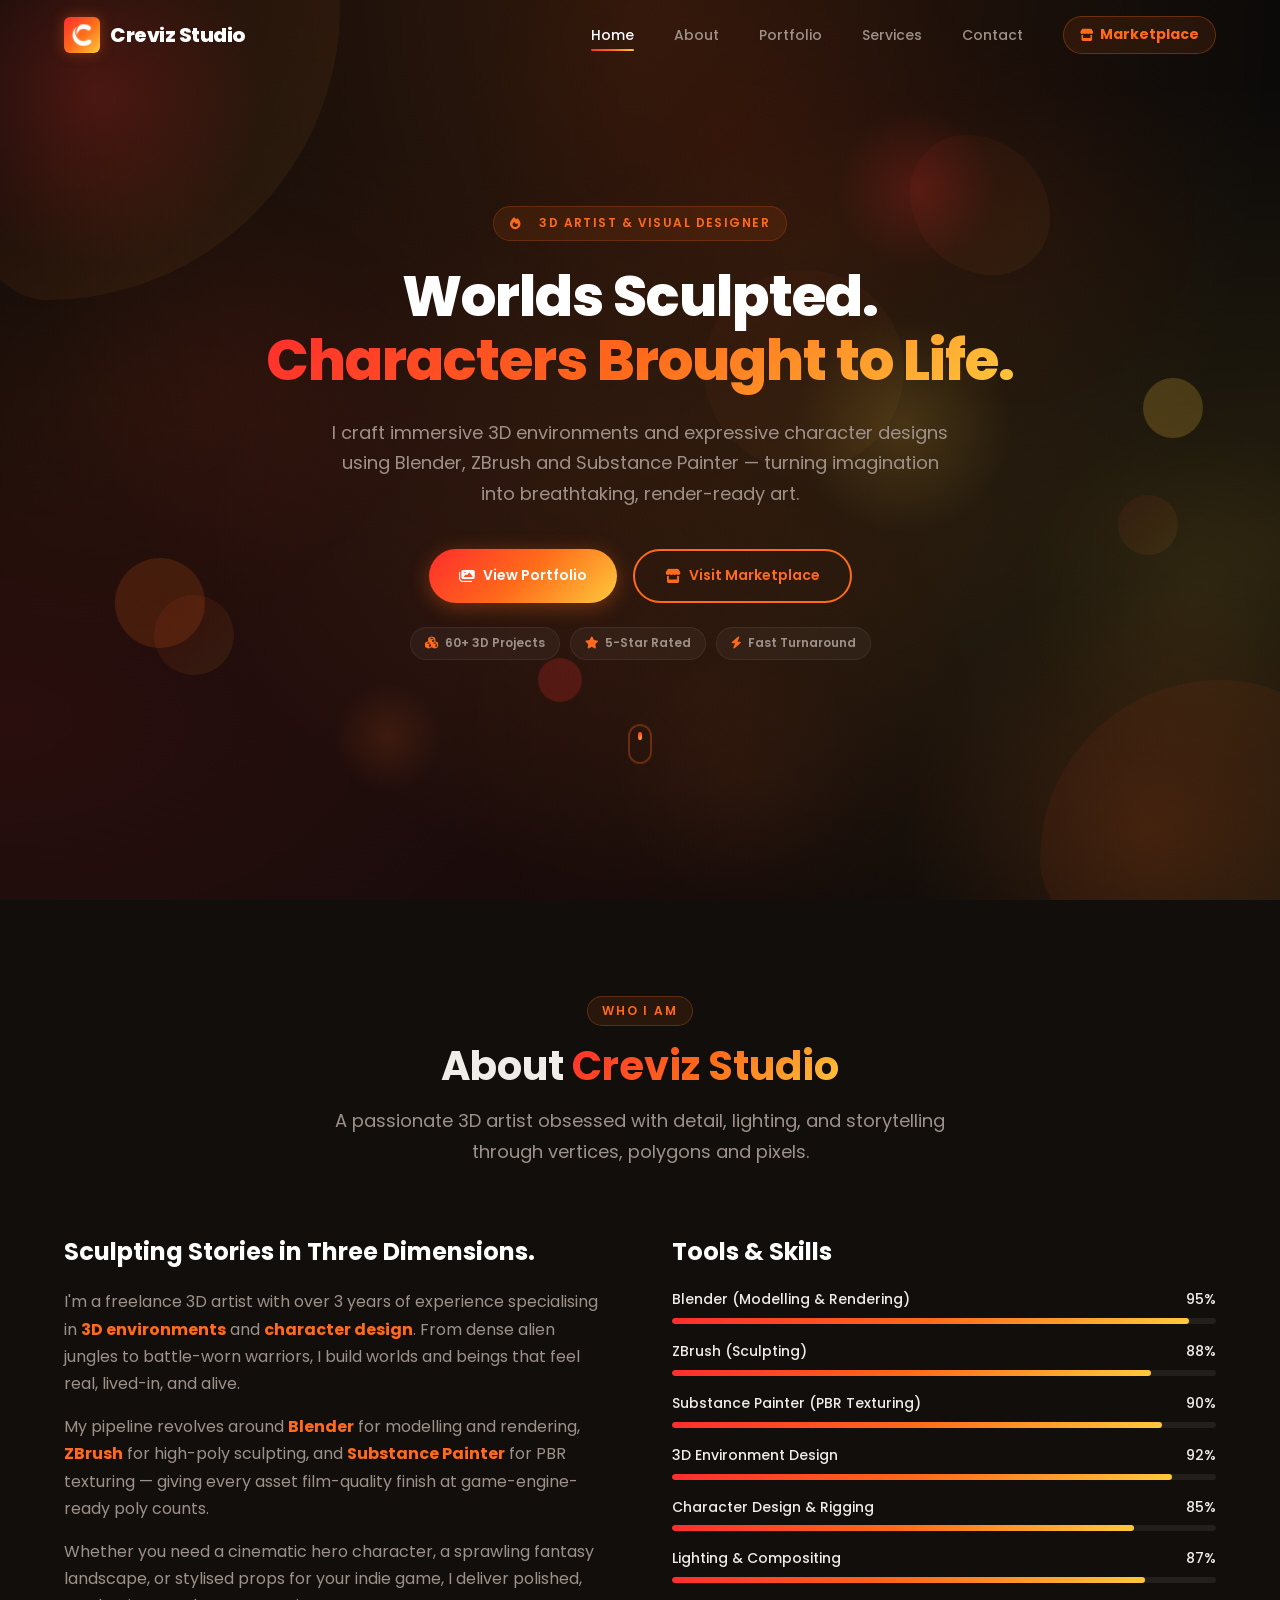
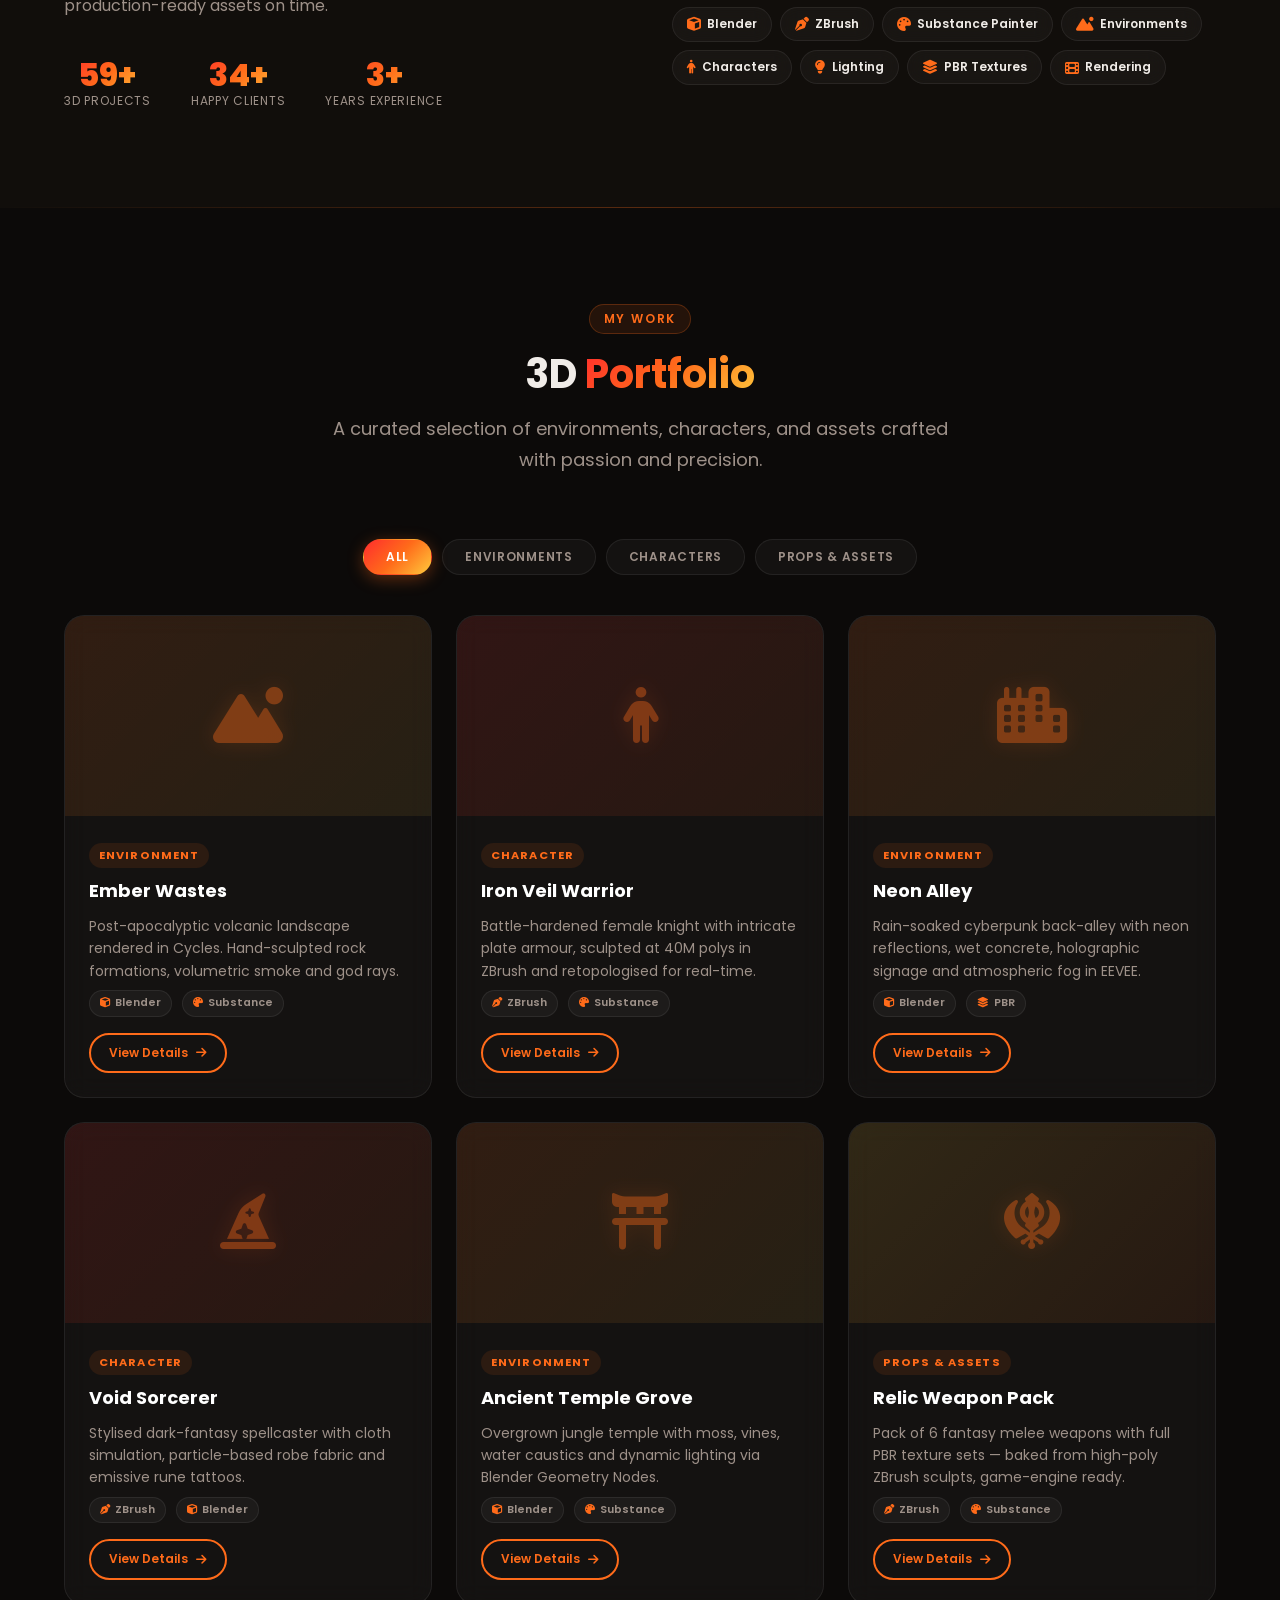
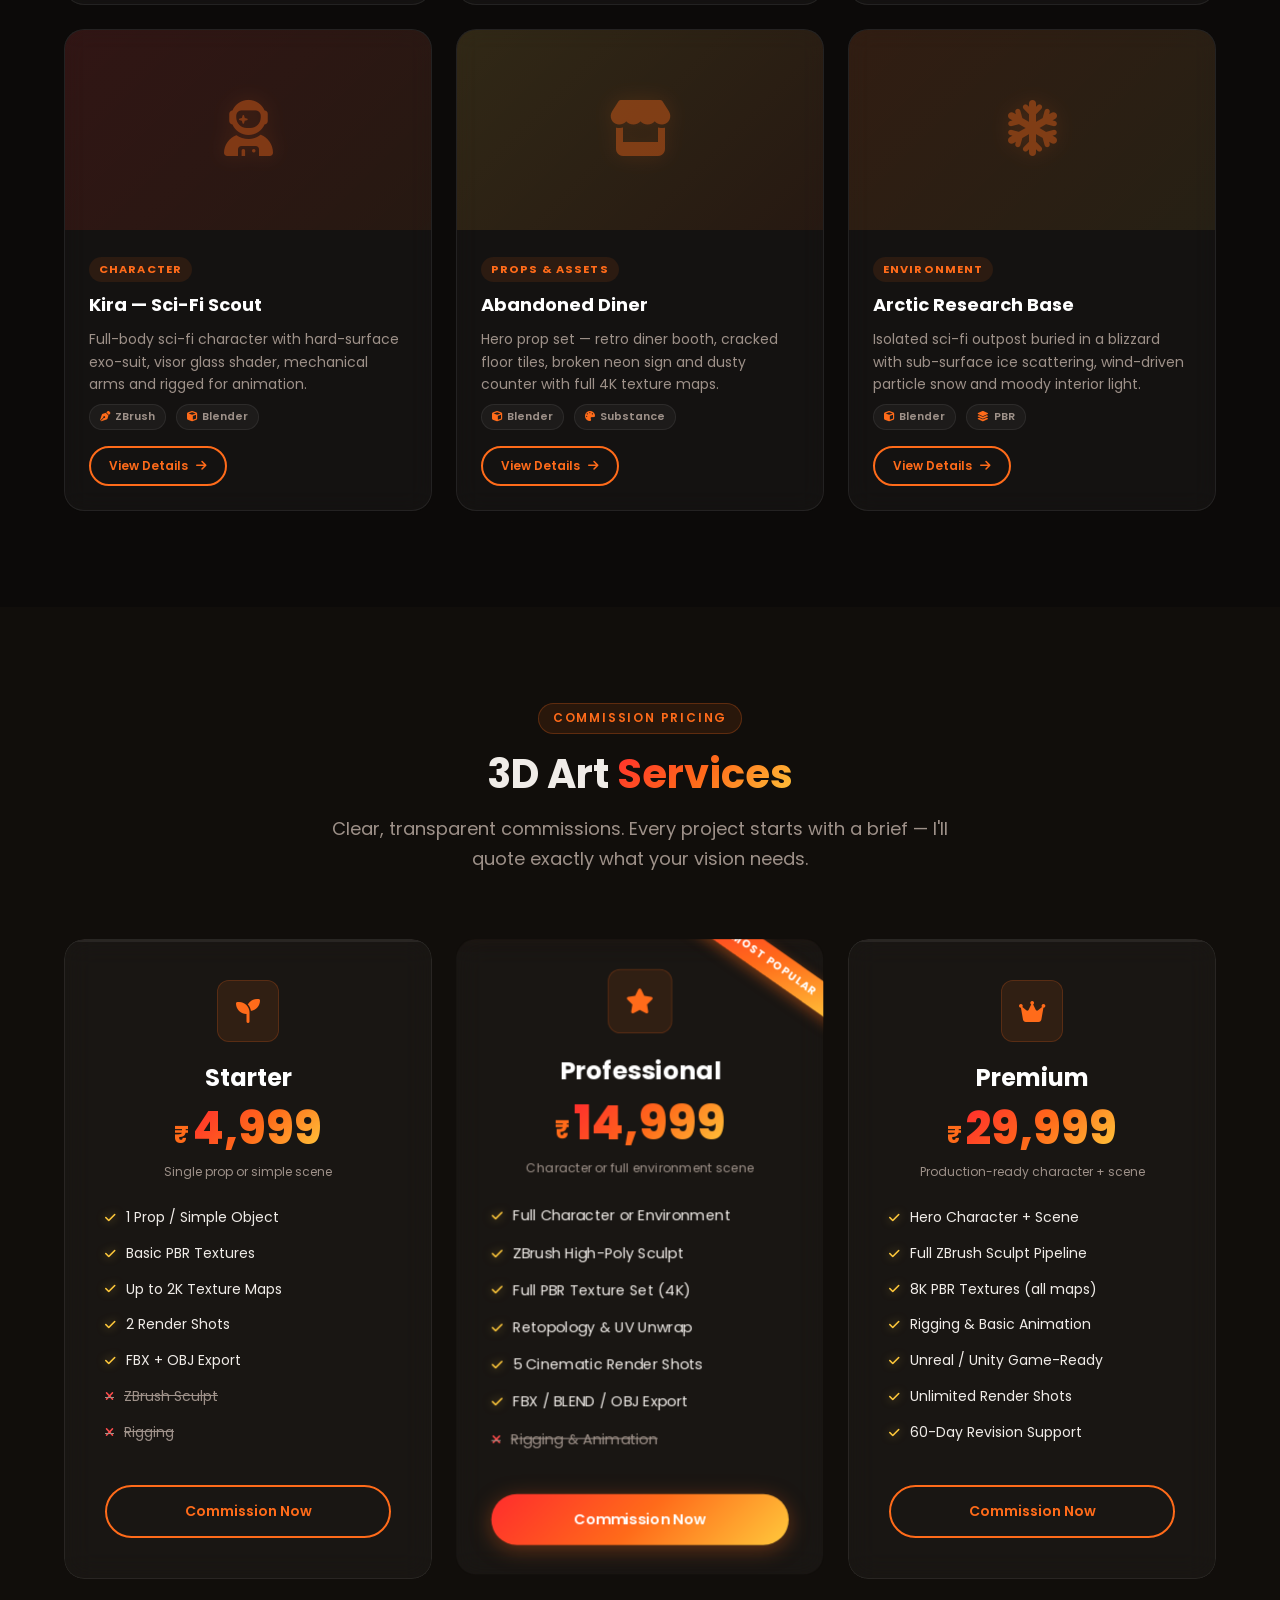
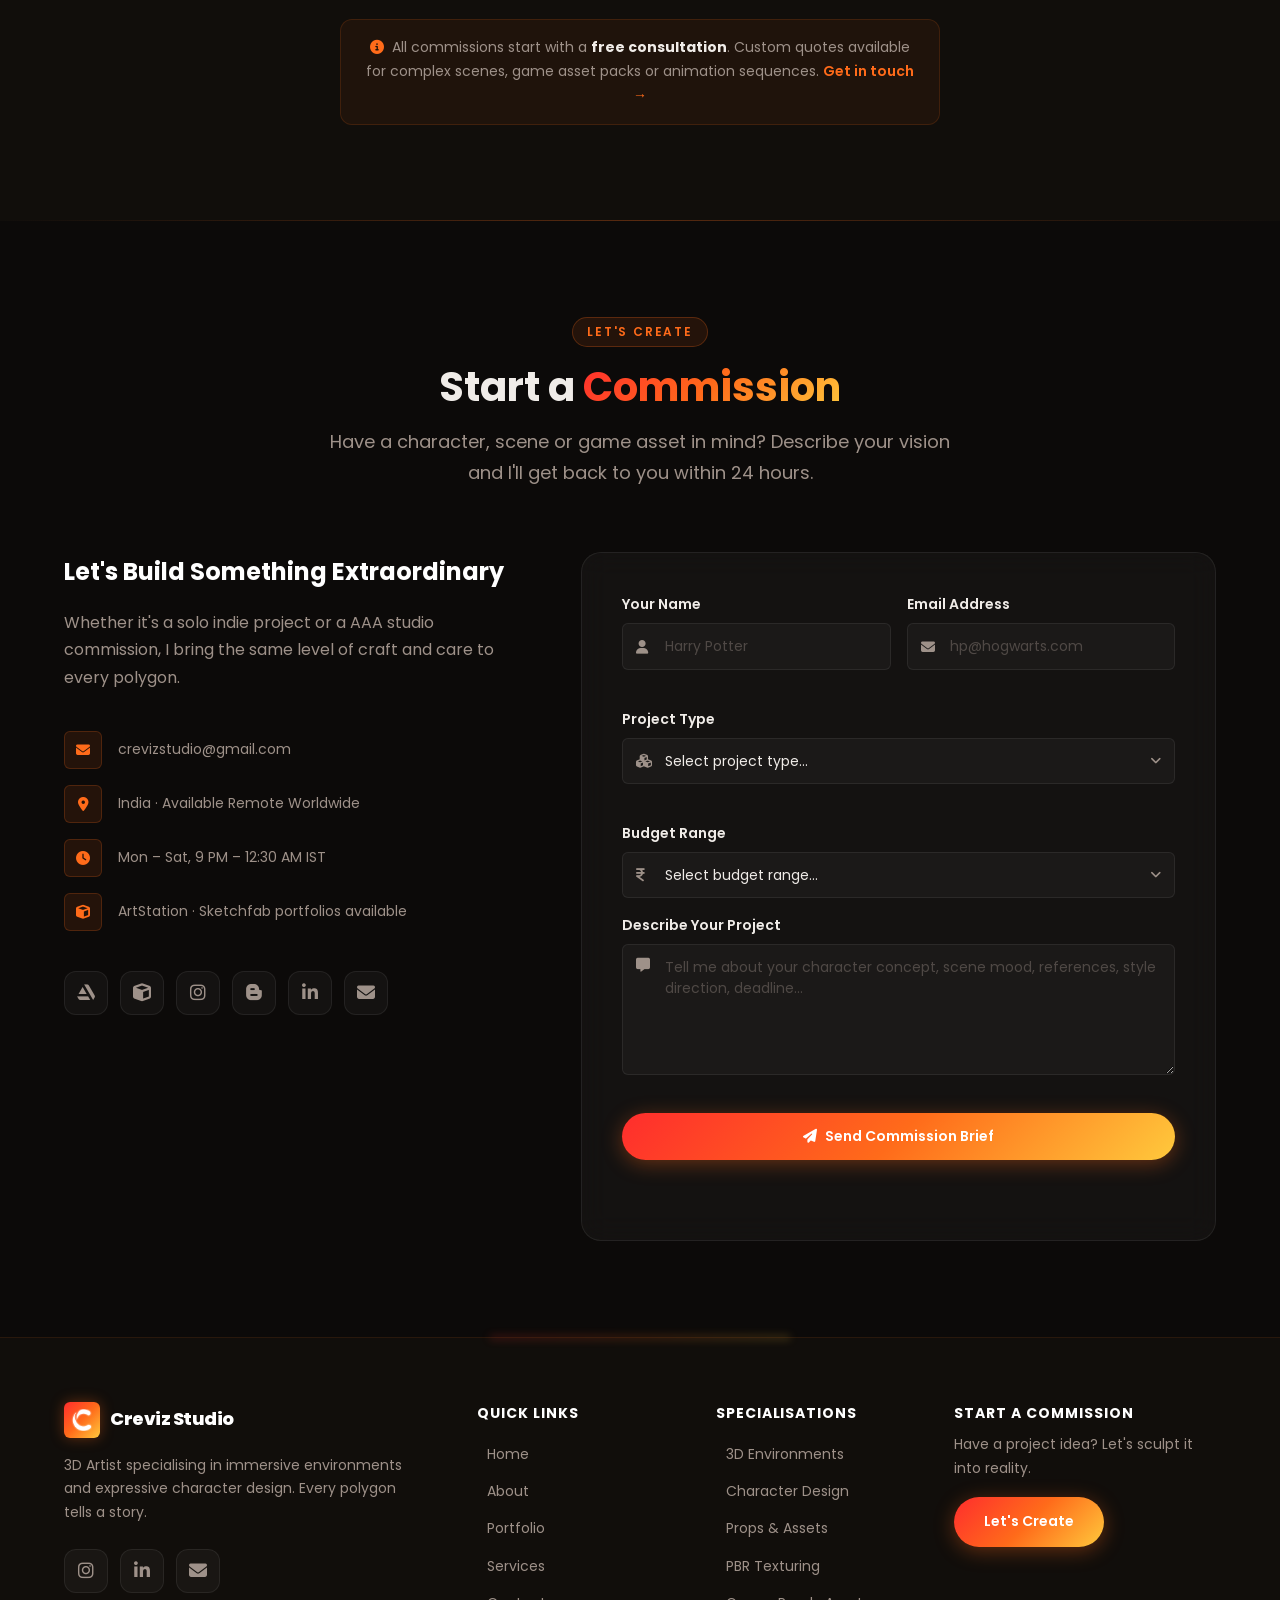
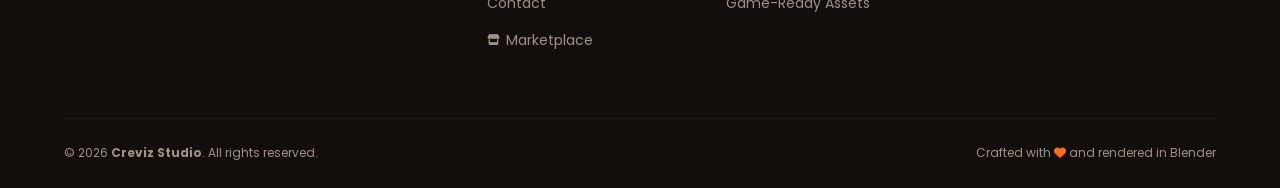
<file: public/index.html>
<!DOCTYPE html>
<html lang="en">
  <head>
    <meta charset="UTF-8" />
    <meta name="viewport" content="width=device-width, initial-scale=1.0" />
    <meta
      name="description"
      content="Creviz Studio – 3D Artist specialising in Blender, ZBrush & Substance Painter. Environments, Characters & Beyond."
    />
    <title>Creviz Studio | 3D Artist</title>
    <link href="https://fonts.googleapis.com/css2?family=Poppins:wght@300;400;500;600;700;800&display=swap" rel="stylesheet" />
    <link rel="stylesheet" href="https://cdnjs.cloudflare.com/ajax/libs/font-awesome/6.5.1/css/all.min.css" />
    <link rel="stylesheet" href="css/style.css" />
  </head>

  <body>

    <!-- PAGE LOADER -->
    <div class="page-loader" id="pageLoader" aria-hidden="true">
      <div class="loader-inner">
        <div class="loader-logo">
          <span class="loader-icon">
            <img src="assets/images/logo.png" alt="Creviz Studio" class="logo-img-icon"
              onerror="this.style.display='none';this.nextElementSibling.style.display='grid';" />
            <i class="fa-solid fa-cube logo-fallback" style="display:none;"></i>
          </span>
          <span class="loader-text">Creviz Studio</span>
        </div>
        <div class="loader-bar-wrap"><div class="loader-bar" id="loaderBar"></div></div>
        <p class="loader-caption">Rendering your experience…</p>
      </div>
    </div>

    <!-- SCROLL PROGRESS -->
    <div class="scroll-progress" id="scrollProgress" aria-hidden="true">
      <div class="scroll-progress-bar" id="scrollProgressBar"></div>
    </div>

    <!-- ================================================
         NAVIGATION BAR
    ================================================ -->
    <nav class="navbar" id="navbar" aria-label="Main navigation">
      <div class="nav-container">

        <a href="#home" class="nav-logo" aria-label="Creviz Studio Home">
          <span class="logo-icon">
            <img src="assets/images/logo.png" alt="Creviz Studio Logo" class="logo-img-icon"
              onerror="this.style.display='none';this.nextElementSibling.style.display='grid';" />
            <i class="fa-solid fa-cube logo-fallback" style="display:none;"></i>
          </span>
          Creviz Studio
        </a>

        <ul class="nav-links" id="navLinks" role="list">
          <li><a href="#home"      class="nav-link active">Home</a></li>
          <li><a href="#about"     class="nav-link">About</a></li>
          <li><a href="#portfolio" class="nav-link">Portfolio</a></li>
          <li><a href="#services"  class="nav-link">Services</a></li>
          <li><a href="#contact"   class="nav-link">Contact</a></li>
          <!-- ★ MARKETPLACE LINK — opens marketplace.html in new tab -->
          <li>
            <a href="marketplace.html" class="nav-link nav-link-market" target="_blank" rel="noopener">
              <i class="fa-solid fa-store"></i> Marketplace
            </a>
          </li>
        </ul>

        <button class="hamburger" id="hamburger" aria-label="Toggle mobile menu"
          aria-expanded="false" aria-controls="navLinks">
          <span class="bar"></span>
          <span class="bar"></span>
          <span class="bar"></span>
        </button>

      </div>
    </nav>


    <!-- ================================================
         HOME / HERO SECTION
    ================================================ -->
    <section id="home" class="hero-section">
      <canvas class="hero-canvas" id="heroCanvas" aria-hidden="true"></canvas>
      <div class="hero-shapes" aria-hidden="true">
        <div class="shape shape-1"></div><div class="shape shape-2"></div>
        <div class="shape shape-3"></div><div class="shape shape-4"></div>
        <div class="shape shape-5"></div><div class="shape shape-6"></div>
      </div>
      <div class="hero-bg" aria-hidden="true">
        <div class="particle"></div><div class="particle"></div>
        <div class="particle"></div><div class="particle"></div>
        <div class="particle"></div><div class="particle"></div>
        <div class="particle"></div><div class="particle"></div>
      </div>

      <div class="hero-content reveal">
        <p class="hero-tag"><i class="fa-solid fa-fire"></i>&nbsp; 3D Artist &amp; Visual Designer</p>
        <h1 class="hero-heading">
          Worlds Sculpted.<br />
          <span class="accent-text">Characters Brought to Life.</span>
        </h1>
        <p class="hero-sub">
          I craft immersive 3D environments and expressive character designs
          using Blender, ZBrush and Substance Painter — turning imagination
          into breathtaking, render-ready art.
        </p>
        <div class="hero-cta">
          <a href="#portfolio" class="btn btn-primary magnetic">
            <span class="btn-text"><i class="fa-solid fa-images"></i> View Portfolio</span>
            <span class="btn-ripple"></span>
          </a>
          <a href="marketplace.html" target="_blank" class="btn btn-outline magnetic">
            <span class="btn-text"><i class="fa-solid fa-store"></i> Visit Marketplace</span>
          </a>
        </div>
        <div class="hero-badges">
          <span class="hero-badge"><i class="fa-solid fa-cubes"></i> 60+ 3D Projects</span>
          <span class="hero-badge"><i class="fa-solid fa-star"></i> 5-Star Rated</span>
          <span class="hero-badge"><i class="fa-solid fa-bolt"></i> Fast Turnaround</span>
        </div>
        <div class="scroll-indicator" aria-hidden="true"><span class="scroll-dot"></span></div>
      </div>
    </section>


    <!-- ================================================
         ABOUT SECTION
    ================================================ -->
    <section id="about" class="about-section section">
      <div class="container">
        <div class="section-header reveal">
          <span class="section-tag">Who I Am</span>
          <h2 class="section-title">About <span class="accent-text">Creviz Studio</span></h2>
          <p class="section-sub">A passionate 3D artist obsessed with detail, lighting, and storytelling through vertices, polygons and pixels.</p>
        </div>
        <div class="about-grid">
          <div class="about-text reveal">
            <h3>Sculpting Stories in Three Dimensions.</h3>
            <p>I'm a freelance 3D artist with over 3 years of experience specialising in <strong>3D environments</strong> and <strong>character design</strong>. From dense alien jungles to battle-worn warriors, I build worlds and beings that feel real, lived-in, and alive.</p>
            <p>My pipeline revolves around <strong>Blender</strong> for modelling and rendering, <strong>ZBrush</strong> for high-poly sculpting, and <strong>Substance Painter</strong> for PBR texturing — giving every asset film-quality finish at game-engine-ready poly counts.</p>
            <p>Whether you need a cinematic hero character, a sprawling fantasy landscape, or stylised props for your indie game, I deliver polished, production-ready assets on time.</p>
            <div class="about-stats">
              <div class="stat-item"><h4 class="count-up" data-target="60">0</h4><p>3D Projects</p></div>
              <div class="stat-item"><h4 class="count-up" data-target="35">0</h4><p>Happy Clients</p></div>
              <div class="stat-item"><h4 class="count-up" data-target="3">0</h4><p>Years Experience</p></div>
            </div>
          </div>
          <div class="about-skills reveal">
            <h3>Tools &amp; Skills</h3>
            <div class="skill-bars">
              <div class="skill-item"><div class="skill-label"><span>Blender (Modelling &amp; Rendering)</span><span>95%</span></div><div class="skill-bar"><div class="skill-fill" data-width="95"></div></div></div>
              <div class="skill-item"><div class="skill-label"><span>ZBrush (Sculpting)</span><span>88%</span></div><div class="skill-bar"><div class="skill-fill" data-width="88"></div></div></div>
              <div class="skill-item"><div class="skill-label"><span>Substance Painter (PBR Texturing)</span><span>90%</span></div><div class="skill-bar"><div class="skill-fill" data-width="90"></div></div></div>
              <div class="skill-item"><div class="skill-label"><span>3D Environment Design</span><span>92%</span></div><div class="skill-bar"><div class="skill-fill" data-width="92"></div></div></div>
              <div class="skill-item"><div class="skill-label"><span>Character Design &amp; Rigging</span><span>85%</span></div><div class="skill-bar"><div class="skill-fill" data-width="85"></div></div></div>
              <div class="skill-item"><div class="skill-label"><span>Lighting &amp; Compositing</span><span>87%</span></div><div class="skill-bar"><div class="skill-fill" data-width="87"></div></div></div>
            </div>
            <div class="skill-badges">
              <span class="badge"><i class="fa-solid fa-cube"></i> Blender</span>
              <span class="badge"><i class="fa-solid fa-pen-nib"></i> ZBrush</span>
              <span class="badge"><i class="fa-solid fa-palette"></i> Substance Painter</span>
              <span class="badge"><i class="fa-solid fa-mountain-sun"></i> Environments</span>
              <span class="badge"><i class="fa-solid fa-person"></i> Characters</span>
              <span class="badge"><i class="fa-solid fa-lightbulb"></i> Lighting</span>
              <span class="badge"><i class="fa-solid fa-layer-group"></i> PBR Textures</span>
              <span class="badge"><i class="fa-solid fa-film"></i> Rendering</span>
            </div>
          </div>
        </div>
      </div>
    </section>


    <!-- ================================================
         PORTFOLIO SECTION
    ================================================ -->
    <section id="portfolio" class="projects-section section">
      <div class="container">
        <div class="section-header reveal">
          <span class="section-tag">My Work</span>
          <h2 class="section-title">3D <span class="accent-text">Portfolio</span></h2>
          <p class="section-sub">A curated selection of environments, characters, and assets crafted with passion and precision.</p>
        </div>
        <div class="portfolio-filters reveal" role="tablist" aria-label="Portfolio filters">
          <button class="filter-btn active" data-filter="all"         role="tab" aria-selected="true" >All</button>
          <button class="filter-btn"        data-filter="environment" role="tab" aria-selected="false">Environments</button>
          <button class="filter-btn"        data-filter="character"   role="tab" aria-selected="false">Characters</button>
          <button class="filter-btn"        data-filter="prop"        role="tab" aria-selected="false">Props &amp; Assets</button>
        </div>
        <div class="projects-grid" id="portfolioGrid">
          <article class="project-card reveal" data-category="environment">
            <div class="card-img env-gradient"><div class="img-placeholder"><i class="fa-solid fa-mountain-sun"></i></div><div class="card-overlay"><button class="btn btn-sm">View Work</button></div><div class="card-glow"></div></div>
            <div class="card-body"><span class="card-tag">Environment</span><h3>Ember Wastes</h3><p>Post-apocalyptic volcanic landscape rendered in Cycles. Hand-sculpted rock formations, volumetric smoke and god rays.</p><div class="card-tools"><span><i class="fa-solid fa-cube"></i> Blender</span><span><i class="fa-solid fa-palette"></i> Substance</span></div><a href="#" class="btn btn-outline btn-sm">View Details <i class="fa-solid fa-arrow-right"></i></a></div>
          </article>
          <article class="project-card reveal" data-category="character">
            <div class="card-img char-gradient"><div class="img-placeholder"><i class="fa-solid fa-person"></i></div><div class="card-overlay"><button class="btn btn-sm">View Work</button></div><div class="card-glow"></div></div>
            <div class="card-body"><span class="card-tag">Character</span><h3>Iron Veil Warrior</h3><p>Battle-hardened female knight with intricate plate armour, sculpted at 40M polys in ZBrush and retopologised for real-time.</p><div class="card-tools"><span><i class="fa-solid fa-pen-nib"></i> ZBrush</span><span><i class="fa-solid fa-palette"></i> Substance</span></div><a href="#" class="btn btn-outline btn-sm">View Details <i class="fa-solid fa-arrow-right"></i></a></div>
          </article>
          <article class="project-card reveal" data-category="environment">
            <div class="card-img env-gradient"><div class="img-placeholder"><i class="fa-solid fa-city"></i></div><div class="card-overlay"><button class="btn btn-sm">View Work</button></div><div class="card-glow"></div></div>
            <div class="card-body"><span class="card-tag">Environment</span><h3>Neon Alley</h3><p>Rain-soaked cyberpunk back-alley with neon reflections, wet concrete, holographic signage and atmospheric fog in EEVEE.</p><div class="card-tools"><span><i class="fa-solid fa-cube"></i> Blender</span><span><i class="fa-solid fa-layer-group"></i> PBR</span></div><a href="#" class="btn btn-outline btn-sm">View Details <i class="fa-solid fa-arrow-right"></i></a></div>
          </article>
          <article class="project-card reveal" data-category="character">
            <div class="card-img char-gradient"><div class="img-placeholder"><i class="fa-solid fa-hat-wizard"></i></div><div class="card-overlay"><button class="btn btn-sm">View Work</button></div><div class="card-glow"></div></div>
            <div class="card-body"><span class="card-tag">Character</span><h3>Void Sorcerer</h3><p>Stylised dark-fantasy spellcaster with cloth simulation, particle-based robe fabric and emissive rune tattoos.</p><div class="card-tools"><span><i class="fa-solid fa-pen-nib"></i> ZBrush</span><span><i class="fa-solid fa-cube"></i> Blender</span></div><a href="#" class="btn btn-outline btn-sm">View Details <i class="fa-solid fa-arrow-right"></i></a></div>
          </article>
          <article class="project-card reveal" data-category="environment">
            <div class="card-img env-gradient"><div class="img-placeholder"><i class="fa-solid fa-torii-gate"></i></div><div class="card-overlay"><button class="btn btn-sm">View Work</button></div><div class="card-glow"></div></div>
            <div class="card-body"><span class="card-tag">Environment</span><h3>Ancient Temple Grove</h3><p>Overgrown jungle temple with moss, vines, water caustics and dynamic lighting via Blender Geometry Nodes.</p><div class="card-tools"><span><i class="fa-solid fa-cube"></i> Blender</span><span><i class="fa-solid fa-palette"></i> Substance</span></div><a href="#" class="btn btn-outline btn-sm">View Details <i class="fa-solid fa-arrow-right"></i></a></div>
          </article>
          <article class="project-card reveal" data-category="prop">
            <div class="card-img prop-gradient"><div class="img-placeholder"><i class="fa-solid fa-khanda"></i></div><div class="card-overlay"><button class="btn btn-sm">View Work</button></div><div class="card-glow"></div></div>
            <div class="card-body"><span class="card-tag">Props &amp; Assets</span><h3>Relic Weapon Pack</h3><p>Pack of 6 fantasy melee weapons with full PBR texture sets — baked from high-poly ZBrush sculpts, game-engine ready.</p><div class="card-tools"><span><i class="fa-solid fa-pen-nib"></i> ZBrush</span><span><i class="fa-solid fa-palette"></i> Substance</span></div><a href="#" class="btn btn-outline btn-sm">View Details <i class="fa-solid fa-arrow-right"></i></a></div>
          </article>
          <article class="project-card reveal" data-category="character">
            <div class="card-img char-gradient"><div class="img-placeholder"><i class="fa-solid fa-user-astronaut"></i></div><div class="card-overlay"><button class="btn btn-sm">View Work</button></div><div class="card-glow"></div></div>
            <div class="card-body"><span class="card-tag">Character</span><h3>Kira — Sci-Fi Scout</h3><p>Full-body sci-fi character with hard-surface exo-suit, visor glass shader, mechanical arms and rigged for animation.</p><div class="card-tools"><span><i class="fa-solid fa-pen-nib"></i> ZBrush</span><span><i class="fa-solid fa-cube"></i> Blender</span></div><a href="#" class="btn btn-outline btn-sm">View Details <i class="fa-solid fa-arrow-right"></i></a></div>
          </article>
          <article class="project-card reveal" data-category="prop">
            <div class="card-img prop-gradient"><div class="img-placeholder"><i class="fa-solid fa-store"></i></div><div class="card-overlay"><button class="btn btn-sm">View Work</button></div><div class="card-glow"></div></div>
            <div class="card-body"><span class="card-tag">Props &amp; Assets</span><h3>Abandoned Diner</h3><p>Hero prop set — retro diner booth, cracked floor tiles, broken neon sign and dusty counter with full 4K texture maps.</p><div class="card-tools"><span><i class="fa-solid fa-cube"></i> Blender</span><span><i class="fa-solid fa-palette"></i> Substance</span></div><a href="#" class="btn btn-outline btn-sm">View Details <i class="fa-solid fa-arrow-right"></i></a></div>
          </article>
          <article class="project-card reveal" data-category="environment">
            <div class="card-img env-gradient"><div class="img-placeholder"><i class="fa-solid fa-snowflake"></i></div><div class="card-overlay"><button class="btn btn-sm">View Work</button></div><div class="card-glow"></div></div>
            <div class="card-body"><span class="card-tag">Environment</span><h3>Arctic Research Base</h3><p>Isolated sci-fi outpost buried in a blizzard with sub-surface ice scattering, wind-driven particle snow and moody interior light.</p><div class="card-tools"><span><i class="fa-solid fa-cube"></i> Blender</span><span><i class="fa-solid fa-layer-group"></i> PBR</span></div><a href="#" class="btn btn-outline btn-sm">View Details <i class="fa-solid fa-arrow-right"></i></a></div>
          </article>
        </div>
      </div>
    </section>


    <!-- ================================================
         SERVICES / PRICING SECTION
    ================================================ -->
    <section id="services" class="services-section section">
      <div class="container">
        <div class="section-header reveal">
          <span class="section-tag">Commission Pricing</span>
          <h2 class="section-title">3D Art <span class="accent-text">Services</span></h2>
          <p class="section-sub">Clear, transparent commissions. Every project starts with a brief — I'll quote exactly what your vision needs.</p>
        </div>
        <div class="pricing-grid">
          <div class="pricing-card reveal">
            <div class="pricing-card-inner">
              <div class="plan-icon"><i class="fa-solid fa-seedling"></i></div>
              <h3 class="plan-name">Starter</h3>
              <div class="plan-price"><span class="currency">₹</span><span class="amount">4,999</span></div>
              <p class="plan-desc">Single prop or simple scene</p>
              <ul class="plan-features" role="list">
                <li><i class="fa-solid fa-check"></i> 1 Prop / Simple Object</li>
                <li><i class="fa-solid fa-check"></i> Basic PBR Textures</li>
                <li><i class="fa-solid fa-check"></i> Up to 2K Texture Maps</li>
                <li><i class="fa-solid fa-check"></i> 2 Render Shots</li>
                <li><i class="fa-solid fa-check"></i> FBX + OBJ Export</li>
                <li class="not-included"><i class="fa-solid fa-xmark"></i> ZBrush Sculpt</li>
                <li class="not-included"><i class="fa-solid fa-xmark"></i> Rigging</li>
              </ul>
              <a href="#contact" class="btn btn-outline plan-btn">Commission Now</a>
            </div>
          </div>
          <div class="pricing-card popular reveal">
            <div class="pricing-card-inner">
              <div class="popular-badge"><i class="fa-solid fa-fire"></i> Most Popular</div>
              <div class="plan-icon"><i class="fa-solid fa-star"></i></div>
              <h3 class="plan-name">Professional</h3>
              <div class="plan-price"><span class="currency">₹</span><span class="amount">14,999</span></div>
              <p class="plan-desc">Character or full environment scene</p>
              <ul class="plan-features" role="list">
                <li><i class="fa-solid fa-check"></i> Full Character or Environment</li>
                <li><i class="fa-solid fa-check"></i> ZBrush High-Poly Sculpt</li>
                <li><i class="fa-solid fa-check"></i> Full PBR Texture Set (4K)</li>
                <li><i class="fa-solid fa-check"></i> Retopology &amp; UV Unwrap</li>
                <li><i class="fa-solid fa-check"></i> 5 Cinematic Render Shots</li>
                <li><i class="fa-solid fa-check"></i> FBX / BLEND / OBJ Export</li>
                <li class="not-included"><i class="fa-solid fa-xmark"></i> Rigging &amp; Animation</li>
              </ul>
              <a href="#contact" class="btn btn-primary plan-btn">Commission Now</a>
            </div>
          </div>
          <div class="pricing-card reveal">
            <div class="pricing-card-inner">
              <div class="plan-icon"><i class="fa-solid fa-crown"></i></div>
              <h3 class="plan-name">Premium</h3>
              <div class="plan-price"><span class="currency">₹</span><span class="amount">29,999</span></div>
              <p class="plan-desc">Production-ready character + scene</p>
              <ul class="plan-features" role="list">
                <li><i class="fa-solid fa-check"></i> Hero Character + Scene</li>
                <li><i class="fa-solid fa-check"></i> Full ZBrush Sculpt Pipeline</li>
                <li><i class="fa-solid fa-check"></i> 8K PBR Textures (all maps)</li>
                <li><i class="fa-solid fa-check"></i> Rigging &amp; Basic Animation</li>
                <li><i class="fa-solid fa-check"></i> Unreal / Unity Game-Ready</li>
                <li><i class="fa-solid fa-check"></i> Unlimited Render Shots</li>
                <li><i class="fa-solid fa-check"></i> 60-Day Revision Support</li>
              </ul>
              <a href="#contact" class="btn btn-outline plan-btn">Commission Now</a>
            </div>
          </div>
        </div>
        <p class="pricing-note reveal">
          <i class="fa-solid fa-circle-info"></i>
          All commissions start with a <strong>free consultation</strong>.
          Custom quotes available for complex scenes, game asset packs or animation sequences.
          <a href="#contact">Get in touch →</a>
        </p>
      </div>
    </section>


    <!-- ================================================
         CONTACT SECTION
    ================================================ -->
    <section id="contact" class="contact-section section">
      <div class="container">
        <div class="section-header reveal">
          <span class="section-tag">Let's Create</span>
          <h2 class="section-title">Start a <span class="accent-text">Commission</span></h2>
          <p class="section-sub">Have a character, scene or game asset in mind? Describe your vision and I'll get back to you within 24 hours.</p>
        </div>
        <div class="contact-grid">
          <div class="contact-info reveal">
            <h3>Let's Build Something Extraordinary</h3>
            <p>Whether it's a solo indie project or a AAA studio commission, I bring the same level of craft and care to every polygon.</p>
            <div class="contact-details">
              <div class="contact-item"><i class="fa-solid fa-envelope"></i><span>crevizstudio@gmail.com</span></div>
              <div class="contact-item"><i class="fa-solid fa-location-dot"></i><span>India · Available Remote Worldwide</span></div>
              <div class="contact-item"><i class="fa-solid fa-clock"></i><span>Mon – Sat, 9 PM – 12:30 AM IST</span></div>
              <div class="contact-item"><i class="fa-solid fa-cube"></i><span>ArtStation · Sketchfab portfolios available</span></div>
            </div>
            <div class="social-links" aria-label="Social media links">
              <a href="https://www.artstation.com/ritarthachaki" class="social-icon" aria-label="ArtStation"><i class="fa-brands fa-artstation"></i></a>
              <a href="https://sketchfab.com/creviz.studio" class="social-icon" aria-label="Sketchfab"><i class="fa-solid fa-cube"></i></a>
              <a href="https://www.instagram.com/_i_create_something_/" class="social-icon" aria-label="Instagram"><i class="fa-brands fa-instagram"></i></a>
              <a href="https://crevizstudio.blogspot.com/" class="social-icon" aria-label="Blogger"><i class="fa-brands fa-blogger-b"></i></a>
              <a href="https://www.linkedin.com/company/creviz-studio/" class="social-icon" aria-label="LinkedIn"><i class="fa-brands fa-linkedin-in"></i></a>
              <a href="mailto:crevizstudio@gmail.com" class="social-icon" aria-label="Email"><i class="fa-solid fa-envelope"></i></a>
            </div>
          </div>

          <div class="contact-form-wrap reveal">
            <form id="contactForm" class="contact-form" novalidate aria-label="Commission enquiry form">
              <div class="form-row">
                <div class="form-group">
                  <label for="name">Your Name</label>
                  <div class="input-wrap"><i class="fa-solid fa-user"></i>
                    <input type="text" id="name" name="name" placeholder="Harry Potter" autocomplete="name" required /></div>
                  <span class="error-msg" id="nameError" role="alert"></span>
                </div>
                <div class="form-group">
                  <label for="email">Email Address</label>
                  <div class="input-wrap"><i class="fa-solid fa-envelope"></i>
                    <input type="email" id="email" name="email" placeholder="hp@hogwarts.com" autocomplete="email" required /></div>
                  <span class="error-msg" id="emailError" role="alert"></span>
                </div>
              </div>
              <div class="form-group">
                <label for="projectType">Project Type</label>
                <div class="input-wrap select-wrap"><i class="fa-solid fa-cubes"></i>
                  <select id="projectType" name="projectType" required>
                    <option value="" disabled selected>Select project type…</option>
                    <option value="Character Design">Character Design</option>
                    <option value="3D Environment">3D Environment</option>
                    <option value="Props / Asset Pack">Props / Asset Pack</option>
                    <option value="Animation / Rigging">Animation / Rigging</option>
                    <option value="Other / Custom">Other / Custom</option>
                  </select></div>
                <span class="error-msg" id="projectTypeError" role="alert"></span>
              </div>
              <div class="form-group">
                <label for="budget">Budget Range</label>
                <div class="input-wrap select-wrap"><i class="fa-solid fa-indian-rupee-sign"></i>
                  <select id="budget" name="budget">
                    <option value="" disabled selected>Select budget range…</option>
                    <option value="Under ₹4,999 (Starter)">Under ₹4,999 (Starter)</option>
                    <option value="₹5,000 – ₹14,999 (Professional)">₹5,000 – ₹14,999 (Professional)</option>
                    <option value="₹15,000+ (Premium / Custom)">₹15,000+ (Premium / Custom)</option>
                  </select></div>
              </div>
              <div class="form-group">
                <label for="message">Describe Your Project</label>
                <div class="input-wrap textarea-wrap"><i class="fa-solid fa-message"></i>
                  <textarea id="message" name="message" rows="5"
                    placeholder="Tell me about your character concept, scene mood, references, style direction, deadline…"
                    required></textarea></div>
                <span class="error-msg" id="messageError" role="alert"></span>
              </div>
              <button type="submit" class="btn btn-primary btn-full magnetic">
                <span class="btn-text"><i class="fa-solid fa-paper-plane"></i> Send Commission Brief</span>
                <span class="btn-ripple"></span>
              </button>
              <div class="form-feedback" id="formFeedback" aria-live="polite"></div>
            </form>
          </div>
        </div>
      </div>
    </section>


    <!-- ================================================
         FOOTER
    ================================================ -->
    <footer class="footer" role="contentinfo">
      <div class="footer-container">
        <div class="footer-grid">
          <div class="footer-brand">
            <a href="#home" class="nav-logo" aria-label="Back to top">
              <span class="logo-icon">
                <img src="assets/images/logo.png" alt="Creviz Studio Logo" class="logo-img-icon"
                  onerror="this.style.display='none';this.nextElementSibling.style.display='grid';" />
                <i class="fa-solid fa-cube logo-fallback" style="display:none;"></i>
              </span>
              Creviz Studio
            </a>
            <p>3D Artist specialising in immersive environments and expressive character design. Every polygon tells a story.</p>
            <div class="social-links" aria-label="Social media links">
              <a href="https://www.instagram.com/_i_create_something_/" class="social-icon" aria-label="Instagram"><i class="fa-brands fa-instagram"></i></a>
              <a href="https://www.linkedin.com/company/creviz-studio/" class="social-icon" aria-label="LinkedIn"><i class="fa-brands fa-linkedin-in"></i></a>
              <a href="mailto:crevizstudio@gmail.com" class="social-icon" aria-label="Email"><i class="fa-solid fa-envelope"></i></a>
            </div>
          </div>
          <div class="footer-links">
            <h4>Quick Links</h4>
            <ul>
              <li><a href="#home">Home</a></li>
              <li><a href="#about">About</a></li>
              <li><a href="#portfolio">Portfolio</a></li>
              <li><a href="#services">Services</a></li>
              <li><a href="#contact">Contact</a></li>
              <li><a href="marketplace.html" target="_blank"><i class="fa-solid fa-store" style="font-size:.7rem"></i> Marketplace</a></li>
            </ul>
          </div>
          <div class="footer-links">
            <h4>Specialisations</h4>
            <ul>
              <li><a href="#portfolio">3D Environments</a></li>
              <li><a href="#portfolio">Character Design</a></li>
              <li><a href="#portfolio">Props &amp; Assets</a></li>
              <li><a href="#portfolio">PBR Texturing</a></li>
              <li><a href="#portfolio">Game-Ready Assets</a></li>
            </ul>
          </div>
          <div class="footer-cta">
            <h4>Start a Commission</h4>
            <p>Have a project idea? Let's sculpt it into reality.</p>
            <a href="#contact" class="btn btn-primary">Let's Create</a>
          </div>
        </div>
        <div class="footer-bottom">
          <p>&copy; 2026 <strong>Creviz Studio</strong>. All rights reserved.</p>
          <p>Crafted with <i class="fa-solid fa-heart" style="color:var(--clr-accent)"></i> and rendered in Blender</p>
        </div>
      </div>
    </footer>

    <button class="back-to-top" id="backToTop" aria-label="Back to top"><i class="fa-solid fa-chevron-up"></i></button>
    <div class="cursor-glow" id="cursorGlow" aria-hidden="true"></div>
    <script src="js/script.js"></script>
  </body>
</html>
</file>
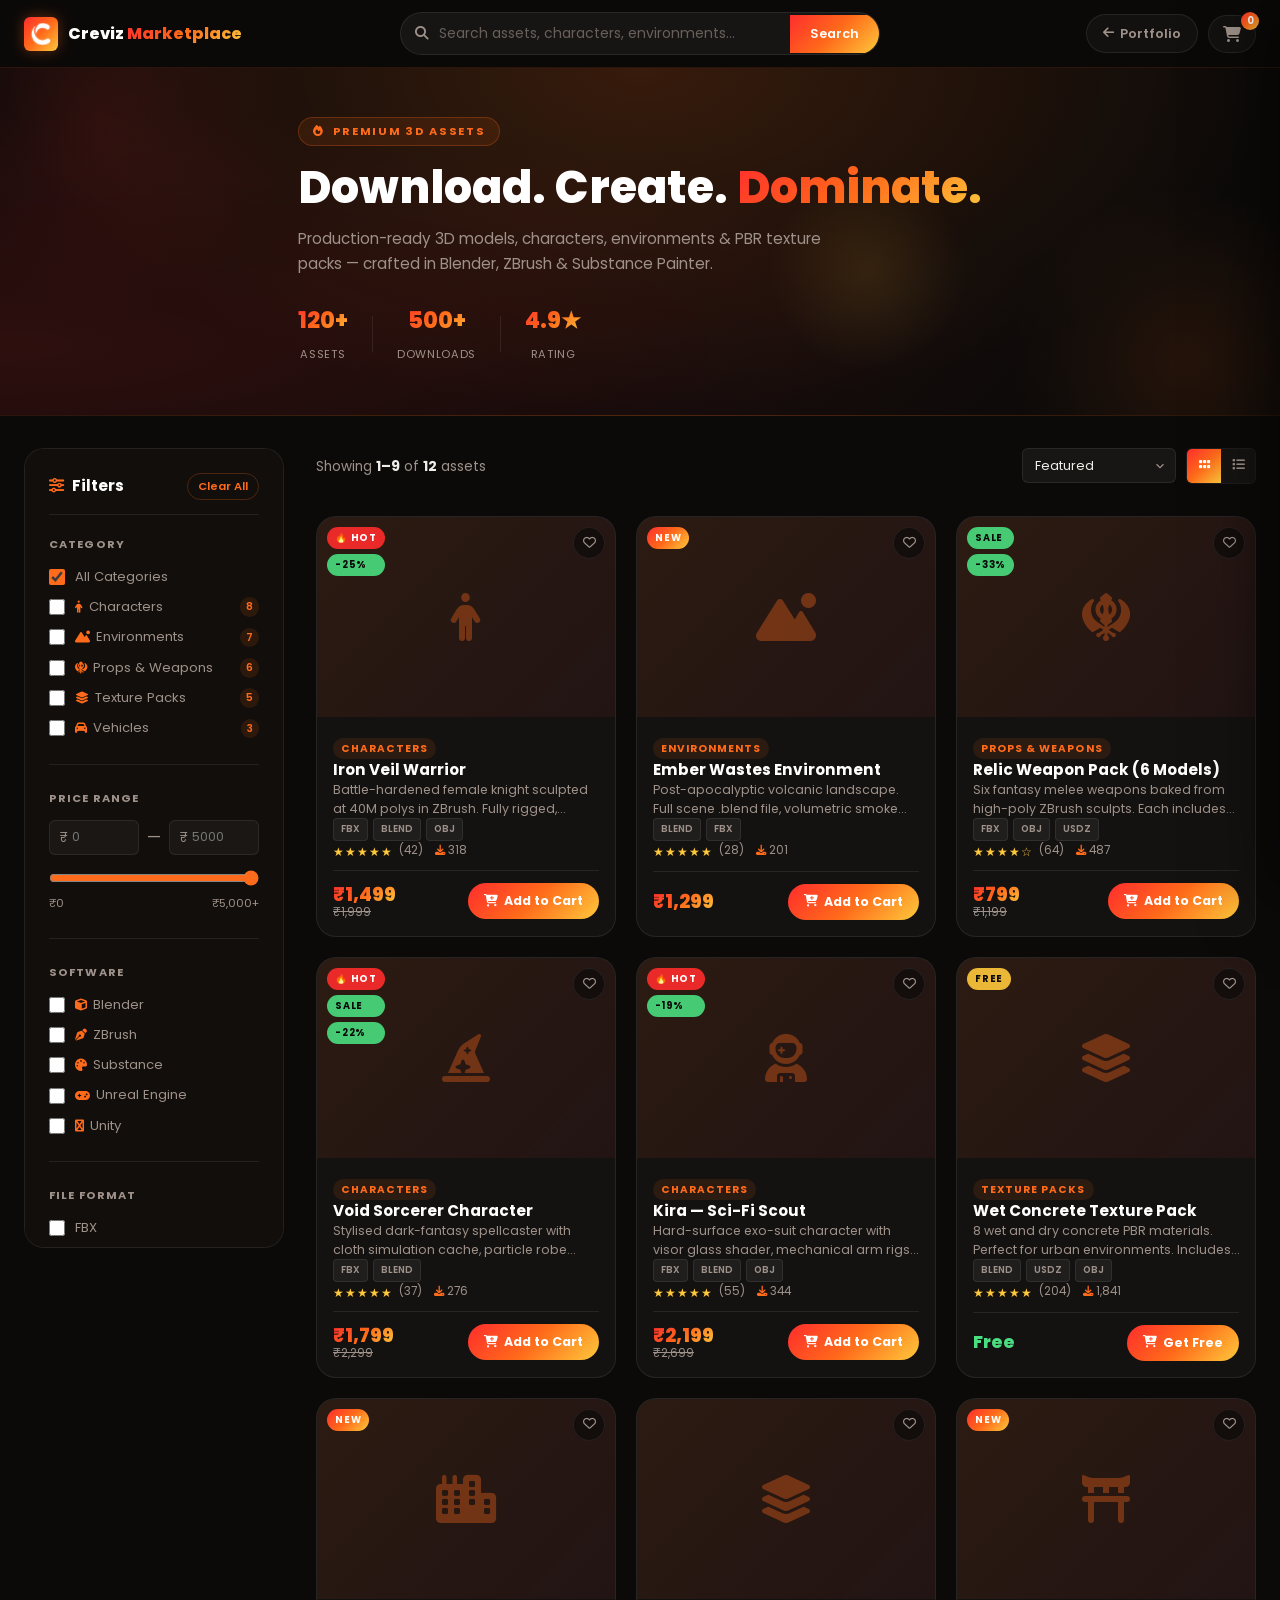
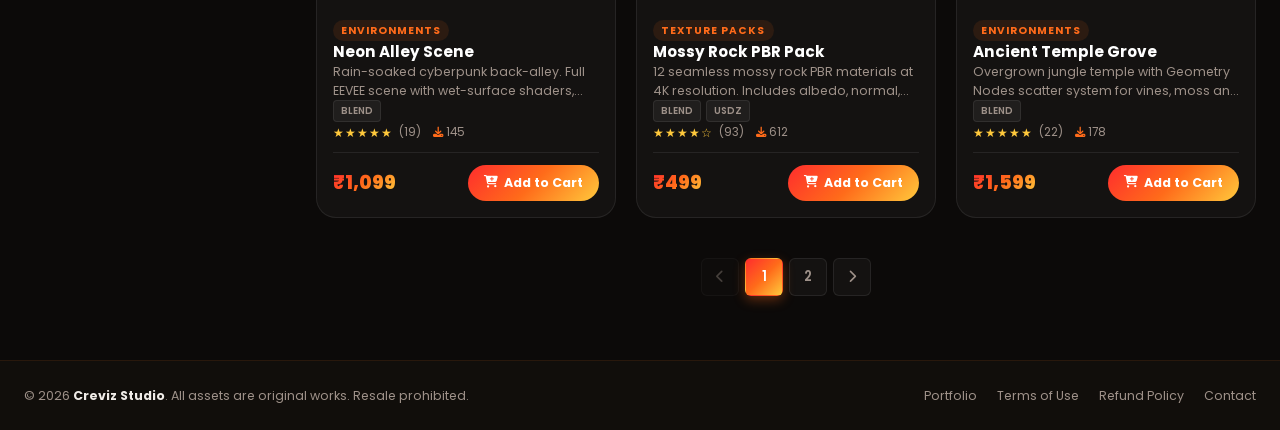
<file: public/marketplace.html>
<!DOCTYPE html>
<html lang="en">
  <head>
    <meta charset="UTF-8" />
    <meta name="viewport" content="width=device-width, initial-scale=1.0" />
    <meta name="description" content="Creviz Marketplace — Buy premium 3D assets, character models, environments and PBR texture packs." />
    <title>Creviz Marketplace | Premium 3D Assets</title>
    <link href="https://fonts.googleapis.com/css2?family=Poppins:wght@300;400;500;600;700;800&display=swap" rel="stylesheet" />
    <link rel="stylesheet" href="https://cdnjs.cloudflare.com/ajax/libs/font-awesome/6.5.1/css/all.min.css" />
    <link rel="stylesheet" href="css/marketplace.css" />
  </head>

  <style>
    /* ============================================================
   MARKETPLACE NAVBAR — Centred layout
   Replace the existing .mk-nav-inner block and its children
============================================================ */

.mk-nav-inner {
  max-width: 1440px;
  margin-inline: auto;
  padding-inline: 24px;
  height: 100%;
  display: grid;
  /* Three equal columns: logo | search | actions */
  grid-template-columns: 1fr auto 1fr;
  align-items: center;
  gap: 20px;
}

/* Logo stays left */
.mk-logo {
  display: flex;
  align-items: center;
  gap: 10px;
  font-size: 1.15rem;
  font-weight: 800;
  color: #fff;
  white-space: nowrap;
  transition: var(--t-sp);
  justify-self: start;       /* ← pin to left column */
}

/* Search bar sits in the centre column */
.mk-search-wrap {
  width: 480px;              /* fixed comfortable width */
  max-width: 100%;
  justify-self: center;      /* ← truly centred */
}

/* Actions go to the far right */
.mk-nav-actions {
  display: flex;
  align-items: center;
  gap: 10px;
  justify-self: end;         /* ← pin to right column */
  flex-shrink: 0;
}


/* ============================================================
   RESPONSIVE ADJUSTMENTS
============================================================ */

/* Tablet: shrink search width */
@media (max-width: 1024px) {
  .mk-search-wrap {
    width: 340px;
  }
}

/* Mobile: collapse to flex, hide search */
@media (max-width: 640px) {
  .mk-nav-inner {
    display: flex;            /* back to flex on mobile */
    justify-content: space-between;
  }

  .mk-search-wrap {
    display: none;            /* hidden on small screens */
  }
}
  </style>
  <body>

    <!-- ================================================
         MARKETPLACE NAVBAR
    ================================================ -->
    <nav class="mk-navbar" id="mkNavbar">
      <div class="mk-nav-inner">

        <!-- Logo -->
        <a href="index.html" class="mk-logo" aria-label="Back to Creviz Studio">
          <span class="mk-logo-icon">
            <img src="assets/images/logo.png" alt="" class="logo-img-icon"
              onerror="this.style.display='none';this.nextElementSibling.style.display='grid';" />
            <i class="fa-solid fa-cube logo-fallback" style="display:none;"></i>
          </span>
          <span class="mk-logo-text">Creviz <span class="accent">Marketplace</span></span>
        </a>

        <!-- Search Bar -->
        <div class="mk-search-wrap">
          <form class="mk-search-form" id="searchForm" role="search" onsubmit="return false;">
            <i class="fa-solid fa-magnifying-glass mk-search-icon"></i>
            <input
              type="search"
              id="searchInput"
              class="mk-search-input"
              placeholder="Search assets, characters, environments…"
              aria-label="Search assets"
              autocomplete="off"
            />
            <button type="submit" class="mk-search-btn">Search</button>
          </form>
        </div>

        <!-- Nav actions -->
        <div class="mk-nav-actions">
          <a href="index.html" class="mk-nav-btn" title="Back to Portfolio">
            <i class="fa-solid fa-arrow-left"></i> Portfolio
          </a>
          <button class="mk-nav-btn mk-cart-btn" id="cartBtn" aria-label="View cart">
            <i class="fa-solid fa-cart-shopping"></i>
            <span class="cart-count" id="cartCount">0</span>
          </button>
        </div>

      </div>
    </nav>
    <!-- END NAVBAR -->


    <!-- ================================================
         HERO BANNER
    ================================================ -->
    <section class="mk-hero">
      <div class="mk-hero-bg" aria-hidden="true">
        <div class="mk-orb mk-orb-1"></div>
        <div class="mk-orb mk-orb-2"></div>
        <div class="mk-orb mk-orb-3"></div>
      </div>
      <div class="mk-hero-content">
        <span class="mk-hero-tag"><i class="fa-solid fa-fire"></i> Premium 3D Assets</span>
        <h1>Download. Create. <span class="accent-text">Dominate.</span></h1>
        <p>Production-ready 3D models, characters, environments &amp; PBR texture packs — crafted in Blender, ZBrush &amp; Substance Painter.</p>
        <div class="mk-hero-stats">
          <div class="mk-stat"><strong>120+</strong><span>Assets</span></div>
          <div class="mk-stat-divider"></div>
          <div class="mk-stat"><strong>500+</strong><span>Downloads</span></div>
          <div class="mk-stat-divider"></div>
          <div class="mk-stat"><strong>4.9★</strong><span>Rating</span></div>
        </div>
      </div>
    </section>


    <!-- ================================================
         MAIN MARKETPLACE LAYOUT
    ================================================ -->
    <main class="mk-main">
      <div class="mk-layout">

        <!-- ---- SIDEBAR FILTERS ---- -->
        <aside class="mk-sidebar" id="mkSidebar" aria-label="Filters">

          <div class="mk-sidebar-header">
            <h2><i class="fa-solid fa-sliders"></i> Filters</h2>
            <button class="mk-clear-btn" id="clearFilters">Clear All</button>
          </div>

          <!-- Category -->
          <div class="mk-filter-group">
            <h3 class="mk-filter-title">Category</h3>
            <ul class="mk-filter-list" role="list">
              <li><label class="mk-checkbox-label"><input type="checkbox" class="mk-checkbox" data-filter-type="category" value="all" checked /><span>All Categories</span></label></li>
              <li><label class="mk-checkbox-label"><input type="checkbox" class="mk-checkbox" data-filter-type="category" value="character" /><span><i class="fa-solid fa-person"></i> Characters</span><em class="mk-count">8</em></label></li>
              <li><label class="mk-checkbox-label"><input type="checkbox" class="mk-checkbox" data-filter-type="category" value="environment" /><span><i class="fa-solid fa-mountain-sun"></i> Environments</span><em class="mk-count">7</em></label></li>
              <li><label class="mk-checkbox-label"><input type="checkbox" class="mk-checkbox" data-filter-type="category" value="prop" /><span><i class="fa-solid fa-khanda"></i> Props &amp; Weapons</span><em class="mk-count">6</em></label></li>
              <li><label class="mk-checkbox-label"><input type="checkbox" class="mk-checkbox" data-filter-type="category" value="texture" /><span><i class="fa-solid fa-layer-group"></i> Texture Packs</span><em class="mk-count">5</em></label></li>
              <li><label class="mk-checkbox-label"><input type="checkbox" class="mk-checkbox" data-filter-type="category" value="vehicle" /><span><i class="fa-solid fa-car"></i> Vehicles</span><em class="mk-count">3</em></label></li>
            </ul>
          </div>

          <!-- Price Range -->
          <div class="mk-filter-group">
            <h3 class="mk-filter-title">Price Range</h3>
            <div class="mk-price-inputs">
              <div class="mk-price-field">
                <span>₹</span>
                <input type="number" id="priceMin" placeholder="0" min="0" max="99999" />
              </div>
              <span class="mk-price-sep">—</span>
              <div class="mk-price-field">
                <span>₹</span>
                <input type="number" id="priceMax" placeholder="5000" min="0" max="99999" />
              </div>
            </div>
            <input type="range" id="priceRange" class="mk-range" min="0" max="5000" value="5000" step="100" />
            <div class="mk-range-labels"><span>₹0</span><span id="priceRangeVal">₹5,000+</span></div>
          </div>

          <!-- Software -->
          <div class="mk-filter-group">
            <h3 class="mk-filter-title">Software</h3>
            <ul class="mk-filter-list">
              <li><label class="mk-checkbox-label"><input type="checkbox" class="mk-checkbox" data-filter-type="software" value="blender" /><span><i class="fa-solid fa-cube"></i> Blender</span></label></li>
              <li><label class="mk-checkbox-label"><input type="checkbox" class="mk-checkbox" data-filter-type="software" value="zbrush" /><span><i class="fa-solid fa-pen-nib"></i> ZBrush</span></label></li>
              <li><label class="mk-checkbox-label"><input type="checkbox" class="mk-checkbox" data-filter-type="software" value="substance" /><span><i class="fa-solid fa-palette"></i> Substance</span></label></li>
              <li><label class="mk-checkbox-label"><input type="checkbox" class="mk-checkbox" data-filter-type="software" value="unreal" /><span><i class="fa-solid fa-gamepad"></i> Unreal Engine</span></label></li>
              <li><label class="mk-checkbox-label"><input type="checkbox" class="mk-checkbox" data-filter-type="software" value="unity" /><span><i class="fa-solid fa-unity"></i> Unity</span></label></li>
            </ul>
          </div>

          <!-- File Format -->
          <div class="mk-filter-group">
            <h3 class="mk-filter-title">File Format</h3>
            <ul class="mk-filter-list">
              <li><label class="mk-checkbox-label"><input type="checkbox" class="mk-checkbox" data-filter-type="format" value="fbx" /><span>FBX</span></label></li>
              <li><label class="mk-checkbox-label"><input type="checkbox" class="mk-checkbox" data-filter-type="format" value="obj" /><span>OBJ</span></label></li>
              <li><label class="mk-checkbox-label"><input type="checkbox" class="mk-checkbox" data-filter-type="format" value="blend" /><span>BLEND</span></label></li>
              <li><label class="mk-checkbox-label"><input type="checkbox" class="mk-checkbox" data-filter-type="format" value="usdz" /><span>USDZ</span></label></li>
            </ul>
          </div>

          <!-- Rating -->
          <div class="mk-filter-group">
            <h3 class="mk-filter-title">Minimum Rating</h3>
            <div class="mk-star-filter" id="starFilter">
              <button class="mk-star-btn active" data-stars="0">All</button>
              <button class="mk-star-btn" data-stars="3">3★+</button>
              <button class="mk-star-btn" data-stars="4">4★+</button>
              <button class="mk-star-btn" data-stars="5">5★</button>
            </div>
          </div>

        </aside>
        <!-- END SIDEBAR -->


        <!-- ---- PRODUCT AREA ---- -->
        <div class="mk-product-area">

          <!-- Toolbar -->
          <div class="mk-toolbar">
            <div class="mk-toolbar-left">
              <span class="mk-result-count" id="resultCount">Showing <strong>12</strong> assets</span>
            </div>
            <div class="mk-toolbar-right">
              <!-- Sort -->
              <div class="mk-sort-wrap">
                <label for="sortSelect" class="sr-only">Sort by</label>
                <select id="sortSelect" class="mk-sort-select">
                  <option value="featured">Featured</option>
                  <option value="price-asc">Price: Low → High</option>
                  <option value="price-desc">Price: High → Low</option>
                  <option value="rating">Highest Rated</option>
                  <option value="newest">Newest</option>
                  <option value="popular">Most Popular</option>
                </select>
              </div>
              <!-- View toggle -->
              <div class="mk-view-toggle" role="group" aria-label="View mode">
                <button class="mk-view-btn active" id="gridViewBtn" aria-label="Grid view" title="Grid view">
                  <i class="fa-solid fa-grip"></i>
                </button>
                <button class="mk-view-btn" id="listViewBtn" aria-label="List view" title="List view">
                  <i class="fa-solid fa-list"></i>
                </button>
              </div>
              <!-- Mobile filter toggle -->
              <button class="mk-filter-toggle" id="filterToggle" aria-label="Toggle filters">
                <i class="fa-solid fa-sliders"></i> Filters
              </button>
            </div>
          </div>

          <!-- Active Filter Pills -->
          <div class="mk-active-filters" id="activeFilters" aria-label="Active filters"></div>

          <!-- Product Grid -->
          <div class="mk-product-grid" id="productGrid">

            <!-- Products are rendered by JS from the data array below -->
            <!-- Static fallback cards for accessibility / no-JS users -->

          </div>

          <!-- No results -->
          <div class="mk-no-results hidden" id="noResults">
            <i class="fa-solid fa-box-open"></i>
            <h3>No assets found</h3>
            <p>Try adjusting your filters or search term.</p>
            <button class="btn-mk-primary" onclick="document.getElementById('clearFilters').click()">Clear Filters</button>
          </div>

          <!-- Pagination -->
          <div class="mk-pagination" id="pagination" aria-label="Pagination"></div>

        </div>
        <!-- END PRODUCT AREA -->

      </div>
    </main>


    <!-- ================================================
         CART SIDEBAR DRAWER
    ================================================ -->
    <div class="mk-cart-overlay" id="cartOverlay" aria-hidden="true"></div>

    <aside class="mk-cart-drawer" id="cartDrawer" aria-label="Shopping cart">
      <div class="mk-cart-header">
        <h2><i class="fa-solid fa-cart-shopping"></i> Your Cart</h2>
        <button class="mk-cart-close" id="cartClose" aria-label="Close cart">
          <i class="fa-solid fa-xmark"></i>
        </button>
      </div>
      <div class="mk-cart-body" id="cartBody">
        <div class="mk-cart-empty" id="cartEmpty">
          <i class="fa-solid fa-box-open"></i>
          <p>Your cart is empty</p>
          <span>Add some awesome assets!</span>
        </div>
        <ul class="mk-cart-items" id="cartItems" role="list"></ul>
      </div>
      <div class="mk-cart-footer" id="cartFooter" style="display:none">
        <div class="mk-cart-summary">
          <div class="mk-cart-row"><span>Subtotal</span><span id="cartSubtotal">₹0</span></div>
          <div class="mk-cart-row"><span>GST (18%)</span><span id="cartGst">₹0</span></div>
          <div class="mk-cart-row mk-cart-total"><span>Total</span><span id="cartTotal">₹0</span></div>
        </div>
        <button class="btn-mk-primary btn-full" id="checkoutBtn">
          <i class="fa-solid fa-lock"></i> Proceed to Checkout
        </button>
        <p class="mk-cart-note"><i class="fa-solid fa-shield-halved"></i> Secure checkout · Instant digital delivery</p>
      </div>
    </aside>


    <!-- ================================================
         QUICK VIEW MODAL
    ================================================ -->
    <div class="mk-modal-overlay" id="modalOverlay" aria-hidden="true">
      <div class="mk-modal" id="productModal" role="dialog" aria-modal="true" aria-labelledby="modalTitle">
        <button class="mk-modal-close" id="modalClose" aria-label="Close modal">
          <i class="fa-solid fa-xmark"></i>
        </button>
        <div class="mk-modal-inner" id="modalInner">
          <!-- Populated by JS -->
        </div>
      </div>
    </div>


    <!-- ================================================
         TOAST NOTIFICATION
    ================================================ -->
    <div class="mk-toast-wrap" id="toastWrap" aria-live="polite"></div>


    <!-- ================================================
         FOOTER
    ================================================ -->
    <footer class="mk-footer">
      <div class="mk-footer-inner">
        <p>&copy; 2026 <strong>Creviz Studio</strong>. All assets are original works. Resale prohibited.</p>
        <div class="mk-footer-links">
          <a href="index.html">Portfolio</a>
          <a href="#">Terms of Use</a>
          <a href="#">Refund Policy</a>
          <a href="index.html#contact">Contact</a>
        </div>
      </div>
    </footer>


    <script src="js/marketplace.js"></script>
  </body>
</html>
</file>
<file: public/css/style.css>
/* ============================================================
   MARKETPLACE NAV LINK  (addition to existing style.css)
============================================================ */

/* Highlighted "Marketplace" link in the main nav */
.nav-link-market {
  display: inline-flex;
  align-items: center;
  gap: 6px;
  padding: 6px 16px !important;
  background: rgba(255, 107, 26, 0.10);
  border: 1px solid rgba(255, 107, 26, 0.30);
  border-radius: 30px;
  color: var(--clr-orange) !important;
  font-weight: 700 !important;
  transition: all 0.3s ease;
}

.nav-link-market i {
  font-size: 0.75rem;
  transition: transform 0.3s ease;
}

.nav-link-market:hover {
  background: var(--gradient-fire) !important;
  color: #fff !important;
  border-color: transparent !important;
  box-shadow: 0 4px 16px rgba(255, 107, 26, 0.4) !important;
  transform: translateY(-2px);
}

.nav-link-market:hover i {
  transform: rotate(-10deg) scale(1.2);
}

/* Override the ::after underline for the market link */
.nav-link-market::after { display: none !important; }

/* ============================================================
   CREVIZ STUDIO — 3D Artist Portfolio  v3.0
   Theme   : Dark + Fire (Red → Orange → Yellow)
   Font    : Poppins (Google Fonts)
   Author  : Creviz Studio
============================================================ */


/* ============================================================
   1. CSS CUSTOM PROPERTIES
============================================================ */
:root {
  /* ---- Fire Palette ---- */
  --clr-bg:          #0c0a09;
  --clr-bg-2:        #110e0b;
  --clr-bg-card:     rgba(255, 255, 255, 0.035);

  --clr-red:         #ff2d2d;
  --clr-orange:      #ff6b1a;
  --clr-yellow:      #ffc93c;
  --clr-accent:      var(--clr-orange);

  --clr-accent-glow: rgba(255, 107, 26, 0.35);
  --clr-red-glow:    rgba(255,  45, 45, 0.30);
  --clr-yellow-glow: rgba(255, 201, 60, 0.30);

  --clr-text:        #f0ece8;
  --clr-text-muted:  #9e9189;
  --clr-white:       #ffffff;
  --clr-border:      rgba(255, 255, 255, 0.07);
  --clr-error:       #ff4d4d;
  --clr-success:     #4ade80;

  /* Gradients */
  --gradient-fire:   linear-gradient(135deg, var(--clr-red), var(--clr-orange), var(--clr-yellow));
  --gradient-hero:
    radial-gradient(ellipse at 50%   0%, rgba(255,107,26,.15) 0%, transparent 70%),
    radial-gradient(ellipse at 0%   80%, rgba(255, 45,45,.12) 0%, transparent 60%),
    radial-gradient(ellipse at 100% 60%, rgba(255,201,60,.10) 0%, transparent 60%),
    #0c0a09;

  /* Typography */
  --font-base: 'Poppins', sans-serif;
  --fs-xs:   0.75rem;
  --fs-sm:   0.875rem;
  --fs-base: 1rem;
  --fs-md:   1.125rem;
  --fs-lg:   1.25rem;
  --fs-xl:   1.5rem;
  --fs-2xl:  2rem;
  --fs-3xl:  2.5rem;
  --fs-4xl:  3.5rem;

  /* Spacing */
  --sp-xs:  0.5rem;
  --sp-sm:  1rem;
  --sp-md:  1.5rem;
  --sp-lg:  2.5rem;
  --sp-xl:  4rem;
  --sp-2xl: 6rem;

  /* Layout */
  --container-max: 1200px;
  --nav-height:    70px;

  /* Borders */
  --radius-sm: 6px;
  --radius-md: 12px;
  --radius-lg: 20px;
  --radius-xl: 30px;

  /* Shadows */
  --shadow-card: 0 8px 40px rgba(0, 0, 0, .50);
  --shadow-glow: 0 0 30px var(--clr-accent-glow);
  --shadow-fire: 0 0 40px rgba(255,107,26,.25), 0 0 80px rgba(255,45,45,.15);

  /* Transitions */
  --t-fast:   all 0.20s ease;
  --t-base:   all 0.30s ease;
  --t-smooth: all 0.50s cubic-bezier(0.4, 0, 0.2, 1);
  --t-spring: all 0.40s cubic-bezier(0.34, 1.56, 0.64, 1);
}


/* ============================================================
   2. RESET & BASE
============================================================ */
*, *::before, *::after { box-sizing: border-box; margin: 0; padding: 0; }

html { scroll-behavior: smooth; font-size: 16px; }

body {
  font-family: var(--font-base);
  background-color: var(--clr-bg);
  color: var(--clr-text);
  line-height: 1.7;
  overflow-x: hidden;
  /* Starts invisible — JS adds .loaded after the page loader exits */
  opacity: 0;
  transition: opacity 0.5s ease;
}

body.loaded { opacity: 1; }

ul  { list-style: none; }
a   { text-decoration: none; color: inherit; transition: var(--t-base); }
img { max-width: 100%; display: block; }

:focus-visible {
  outline: 2px solid var(--clr-orange);
  outline-offset: 3px;
  border-radius: var(--radius-sm);
}

/* Fire-toned custom scrollbar */
::-webkit-scrollbar       { width: 5px; }
::-webkit-scrollbar-track { background: var(--clr-bg); }
::-webkit-scrollbar-thumb { background: var(--gradient-fire); border-radius: 10px; }


/* ============================================================
   3. LOGO IMAGE  ← NEW
   Handles the <img> tag inside .logo-icon and .loader-icon
============================================================ */

/* Image that sits inside the gradient icon box */
.logo-img-icon {
  width: 22px;
  height: 22px;
  object-fit: contain;
  display: block;
  border-radius: 2px;
  /* Ensure white/light logos look good on the gradient bg */
  filter: brightness(0) invert(1);
}

/* If your logo is already coloured/light, remove the filter above
   and uncomment this instead: */
/*
.logo-img-icon {
  width: 22px;
  height: 22px;
  object-fit: contain;
  display: block;
}
*/

/* Fallback icon — hidden by default, shown via onerror in HTML */
.logo-fallback {
  display: none;
}


/* ============================================================
   4. PAGE LOADER
============================================================ */
.page-loader {
  position: fixed;
  inset: 0;
  z-index: 9999;
  background: var(--clr-bg);
  display: flex;
  align-items: center;
  justify-content: center;
  transition: opacity 0.6s ease, visibility 0.6s ease;
}

.page-loader.hide {
  opacity: 0;
  visibility: hidden;
  pointer-events: none;
}

.loader-inner {
  text-align: center;
  display: flex;
  flex-direction: column;
  align-items: center;
  gap: var(--sp-md);
}

.loader-logo {
  display: flex;
  align-items: center;
  gap: 10px;
  font-size: var(--fs-xl);
  font-weight: 800;
  color: var(--clr-white);
  animation: loader-logo-in 0.8s cubic-bezier(0.34, 1.56, 0.64, 1) forwards;
  opacity: 0;
}

@keyframes loader-logo-in {
  from { opacity: 0; transform: translateY(20px) scale(0.9); }
  to   { opacity: 1; transform: translateY(0)    scale(1); }
}

/* Loader icon box — matches nav .logo-icon */
.loader-icon {
  width: 42px;
  height: 42px;
  background: var(--gradient-fire);
  border-radius: var(--radius-sm);
  display: grid;
  place-items: center;
  font-size: var(--fs-md);
  animation: loader-icon-pulse 1.2s ease-in-out infinite 0.4s;
  box-shadow: var(--shadow-glow);
  flex-shrink: 0;
}

/* Image inside loader box — slightly larger than nav version */
.loader-icon .logo-img-icon {
  width: 26px;
  height: 26px;
}

@keyframes loader-icon-pulse {
  0%, 100% { box-shadow: 0 0 20px var(--clr-accent-glow); }
  50%       { box-shadow: 0 0 50px var(--clr-accent-glow), 0 0 80px var(--clr-red-glow); }
}

.loader-text {
  background: var(--gradient-fire);
  -webkit-background-clip: text;
  -webkit-text-fill-color: transparent;
  background-clip: text;
}

.loader-bar-wrap {
  width: 200px;
  height: 3px;
  background: rgba(255,255,255,0.08);
  border-radius: 4px;
  overflow: hidden;
}

.loader-bar {
  height: 100%;
  width: 0%;
  background: var(--gradient-fire);
  border-radius: 4px;
  box-shadow: 0 0 10px var(--clr-accent-glow);
  transition: width 0.1s ease;
}

.loader-caption {
  font-size: var(--fs-xs);
  color: var(--clr-text-muted);
  letter-spacing: 0.05em;
  animation: blink 1.5s ease-in-out infinite;
}

@keyframes blink {
  0%, 100% { opacity: 1; }
  50%       { opacity: 0.4; }
}


/* ============================================================
   5. SCROLL PROGRESS BAR
============================================================ */
.scroll-progress {
  position: fixed;
  top: 0; left: 0;
  width: 100%;
  height: 3px;
  z-index: 1001;
}

.scroll-progress-bar {
  height: 100%;
  width: 0%;
  background: var(--gradient-fire);
  border-radius: 0 2px 2px 0;
  box-shadow: 0 0 12px var(--clr-accent-glow);
  transition: width 0.05s linear;
}


/* ============================================================
   6. CURSOR GLOW
============================================================ */
.cursor-glow {
  position: fixed;
  width: 300px;
  height: 300px;
  border-radius: 50%;
  background: radial-gradient(circle, rgba(255,107,26,0.08) 0%, transparent 70%);
  pointer-events: none;
  z-index: 0;
  transform: translate(-50%, -50%);
  transition: transform 0.12s ease, opacity 0.3s ease;
  opacity: 0;
}

body.cursor-active .cursor-glow { opacity: 1; }


/* ============================================================
   7. UTILITIES
============================================================ */
.container {
  max-width: var(--container-max);
  margin-inline: auto;
  padding-inline: var(--sp-md);
}

.section { padding-block: var(--sp-2xl); }

.section-header {
  text-align: center;
  margin-bottom: var(--sp-xl);
}

.section-tag {
  display: inline-block;
  font-size: var(--fs-xs);
  font-weight: 600;
  text-transform: uppercase;
  letter-spacing: 0.15em;
  color: var(--clr-orange);
  background: rgba(255,107,26,0.10);
  border: 1px solid rgba(255,107,26,0.25);
  padding: 4px 14px;
  border-radius: var(--radius-xl);
  margin-bottom: var(--sp-sm);
}

.section-title {
  font-size: clamp(var(--fs-2xl), 4vw, var(--fs-3xl));
  font-weight: 700;
  line-height: 1.2;
  margin-bottom: var(--sp-sm);
}

.section-sub {
  font-size: var(--fs-md);
  color: var(--clr-text-muted);
  max-width: 620px;
  margin-inline: auto;
}

/* Gradient accent text */
.accent-text {
  background: var(--gradient-fire);
  -webkit-background-clip: text;
  -webkit-text-fill-color: transparent;
  background-clip: text;
}


/* ============================================================
   8. BUTTONS
============================================================ */
.btn {
  display: inline-flex;
  align-items: center;
  gap: 8px;
  padding: 13px 30px;
  border-radius: var(--radius-xl);
  font-family: var(--font-base);
  font-size: var(--fs-sm);
  font-weight: 600;
  cursor: pointer;
  border: none;
  position: relative;
  overflow: hidden;
  transition: var(--t-smooth);
  white-space: nowrap;
  user-select: none;
  -webkit-user-select: none;
}

.btn-text {
  position: relative;
  z-index: 1;
  display: flex;
  align-items: center;
  gap: 8px;
}

.btn-ripple {
  position: absolute;
  inset: 0;
  border-radius: inherit;
  background: radial-gradient(circle, rgba(255,255,255,0.25) 0%, transparent 70%);
  transform: scale(0);
  opacity: 0;
  transition: transform 0.5s ease, opacity 0.5s ease;
  pointer-events: none;
}

.btn:active .btn-ripple {
  transform: scale(2.5);
  opacity: 1;
  transition: transform 0.15s ease, opacity 0.15s ease;
}

/* Primary */
.btn-primary {
  background: var(--gradient-fire);
  color: var(--clr-white);
  box-shadow: 0 4px 20px var(--clr-accent-glow);
}

.btn-primary:hover {
  transform: translateY(-3px) scale(1.02);
  box-shadow: 0 10px 35px var(--clr-accent-glow), 0 0 50px rgba(255,45,45,0.2);
  filter: brightness(1.08);
}

.btn-primary:active { transform: translateY(-1px) scale(0.99); }

/* Outline */
.btn-outline {
  background: transparent;
  color: var(--clr-orange);
  border: 2px solid var(--clr-orange);
}

.btn-outline:hover {
  background: var(--gradient-fire);
  color: var(--clr-white);
  border-color: transparent;
  transform: translateY(-3px) scale(1.02);
  box-shadow: var(--shadow-glow);
}

/* Sizes */
.btn-sm   { padding: 8px 18px; font-size: var(--fs-xs); }
.btn-full { width: 100%; justify-content: center; }


/* ============================================================
   9. NAVBAR
============================================================ */
.navbar {
  position: fixed;
  top: 0; left: 0;
  width: 100%;
  height: var(--nav-height);
  z-index: 1000;
  transition: var(--t-base);
  background: transparent;
}

.navbar.scrolled {
  background: rgba(12, 10, 9, 0.88);
  backdrop-filter: blur(20px);
  -webkit-backdrop-filter: blur(20px);
  border-bottom: 1px solid rgba(255,107,26,0.12);
  box-shadow: 0 4px 30px rgba(0,0,0,0.5);
}

.nav-container {
  max-width: var(--container-max);
  margin-inline: auto;
  padding-inline: var(--sp-md);
  height: 100%;
  display: flex;
  align-items: center;
  justify-content: space-between;
}

/* Logo */
.nav-logo {
  display: flex;
  align-items: center;
  gap: 10px;
  font-size: var(--fs-lg);
  font-weight: 800;
  color: var(--clr-white);
  letter-spacing: -0.5px;
  transition: var(--t-spring);
  text-decoration: none;
}

.nav-logo:hover { transform: scale(1.04); }

/* Icon box — gradient square with glow */
.logo-icon {
  width: 36px;
  height: 36px;
  background: var(--gradient-fire);
  border-radius: var(--radius-sm);
  display: grid;
  place-items: center;
  font-size: var(--fs-sm);
  box-shadow: 0 0 14px var(--clr-accent-glow);
  transition: var(--t-spring);
  flex-shrink: 0;
  overflow: hidden; /* keeps image inside rounded corners */
}

.nav-logo:hover .logo-icon {
  box-shadow: 0 0 28px var(--clr-accent-glow), 0 0 50px var(--clr-red-glow);
  transform: rotate(-10deg) scale(1.1);
}

/* Nav links */
.nav-links {
  display: flex;
  align-items: center;
  gap: var(--sp-lg);
}

.nav-link {
  font-size: var(--fs-sm);
  font-weight: 500;
  color: var(--clr-text-muted);
  position: relative;
  padding-block: 4px;
  transition: color 0.25s ease;
}

.nav-link::after {
  content: '';
  position: absolute;
  bottom: -2px; left: 0;
  width: 0; height: 2px;
  background: var(--gradient-fire);
  border-radius: 2px;
  transition: width 0.3s ease;
}

.nav-link:hover,
.nav-link.active         { color: var(--clr-white); }
.nav-link:hover::after,
.nav-link.active::after  { width: 100%; }

/* Hamburger */
.hamburger {
  display: none;
  flex-direction: column;
  justify-content: center;
  align-items: center;
  gap: 5px;
  width: 40px;
  height: 40px;
  background: none;
  border: none;
  cursor: pointer;
  padding: 4px;
  border-radius: var(--radius-sm);
}

.hamburger .bar {
  display: block;
  width: 24px; height: 2px;
  background: var(--clr-text);
  border-radius: 2px;
  transition: var(--t-base);
}

.hamburger.active .bar:nth-child(1) { transform: translateY(7px)  rotate(45deg); }
.hamburger.active .bar:nth-child(2) { opacity: 0; transform: scaleX(0); }
.hamburger.active .bar:nth-child(3) { transform: translateY(-7px) rotate(-45deg); }


/* ============================================================
   10. HERO SECTION
============================================================ */
.hero-section {
  min-height: 100vh;
  display: flex;
  align-items: center;
  justify-content: center;
  position: relative;
  overflow: hidden;
  background: var(--gradient-hero);
  text-align: center;
  padding-top: var(--nav-height);
}

/* Canvas layer */
.hero-canvas {
  position: absolute;
  inset: 0;
  width: 100%; height: 100%;
  pointer-events: none;
  opacity: 0.55;
}

/* Floating shapes */
.hero-shapes { position: absolute; inset: 0; pointer-events: none; overflow: hidden; }

.shape {
  position: absolute;
  border-radius: 50%;
  opacity: 0.06;
  background: var(--gradient-fire);
  animation: shape-float ease-in-out infinite alternate;
}

.shape-1 { width:420px; height:420px; top:-120px; left:-80px;  animation-duration:9s;  border-radius:30% 70% 70% 30% / 30% 30% 70% 70%; }
.shape-2 { width:300px; height:300px; bottom:-80px; right:-60px; animation-duration:11s; animation-delay:-3s; border-radius:60% 40% 30% 70% / 60% 30% 70% 40%; }
.shape-3 { width:200px; height:200px; top:30%; left:55%;        animation-duration:7s;  animation-delay:-6s; opacity:0.04; }
.shape-4 { width:140px; height:140px; top:15%; right:18%;       animation-duration:13s; animation-delay:-2s; opacity:0.05; border-radius:40% 60%; }
.shape-5 { width:80px;  height:80px;  bottom:25%; left:12%;     animation-duration:8s;  animation-delay:-5s; opacity:0.08; }
.shape-6 { width:60px;  height:60px;  top:55%; right:8%;        animation-duration:10s; animation-delay:-1s; opacity:0.07; }

@keyframes shape-float {
  from { transform: translate(0, 0)      rotate(0deg)  scale(1); }
  to   { transform: translate(30px,-40px) rotate(25deg) scale(1.08); }
}

/* Particle orbs */
.hero-bg { position: absolute; inset: 0; pointer-events: none; overflow: hidden; }

.particle { position: absolute; border-radius: 50%; animation: particle-drift linear infinite; }

.particle:nth-child(1) { width:350px; height:350px; background:radial-gradient(circle,rgba(255,45,45,.20),transparent 70%); top:-80px;   left:-80px;    animation-duration:22s; }
.particle:nth-child(2) { width:500px; height:500px; background:radial-gradient(circle,rgba(255,107,26,.15),transparent 70%); bottom:-180px; right:-120px; animation-duration:28s; animation-delay:-6s; }
.particle:nth-child(3) { width:220px; height:220px; background:radial-gradient(circle,rgba(255,201,60,.15),transparent 70%); top:35%; left:62%;       animation-duration:16s; animation-delay:-9s; }
.particle:nth-child(4) { width:160px; height:160px; background:radial-gradient(circle,rgba(255,45,45,.18),transparent 70%); top:12%; right:22%;        animation-duration:19s; animation-delay:-3s; }
.particle:nth-child(5) { width:90px;  height:90px;  background:rgba(255,107,26,.15); top:62%; left:9%;  animation-duration:13s; }
.particle:nth-child(6) { width:60px;  height:60px;  background:rgba(255,201,60,.20); top:42%; right:6%; animation-duration:11s; animation-delay:-7s; }
.particle:nth-child(7) { width:44px;  height:44px;  background:rgba(255,45,45,.20);  bottom:22%; left:42%; animation-duration:15s; animation-delay:-2s; }
.particle:nth-child(8) { width:110px; height:110px; background:radial-gradient(circle,rgba(255,107,26,.12),transparent 70%); bottom:12%; left:26%; animation-duration:24s; animation-delay:-11s; }

@keyframes particle-drift {
  0%   { transform: translate(0,0)        rotate(0deg); }
  25%  { transform: translate(35px,-45px) rotate(90deg); }
  50%  { transform: translate(-25px,25px) rotate(180deg); }
  75%  { transform: translate(45px,35px)  rotate(270deg); }
  100% { transform: translate(0,0)        rotate(360deg); }
}

/* Hero content wrapper */
.hero-content {
  position: relative;
  z-index: 1;
  max-width: 820px;
  padding: var(--sp-lg) var(--sp-md);
  animation: hero-content-in 1s cubic-bezier(0.4,0,0.2,1) both;
  animation-delay: 0.2s;
}

@keyframes hero-content-in {
  from { opacity: 0; transform: translateY(30px); }
  to   { opacity: 1; transform: translateY(0); }
}

.hero-tag {
  display: inline-flex;
  align-items: center;
  gap: 8px;
  font-size: var(--fs-xs);
  font-weight: 600;
  text-transform: uppercase;
  letter-spacing: 0.12em;
  color: var(--clr-orange);
  background: rgba(255,107,26,0.10);
  border: 1px solid rgba(255,107,26,0.20);
  padding: 6px 16px;
  border-radius: var(--radius-xl);
  margin-bottom: var(--sp-md);
}

.hero-tag i { animation: fire-flicker 1.8s ease-in-out infinite; }

@keyframes fire-flicker {
  0%,100% { transform:scale(1)    rotate(-5deg); color:var(--clr-orange); }
  25%      { transform:scale(1.2)  rotate(5deg);  color:var(--clr-red); }
  50%      { transform:scale(0.9)  rotate(-3deg); color:var(--clr-yellow); }
  75%      { transform:scale(1.15) rotate(8deg);  color:var(--clr-orange); }
}

.hero-heading {
  font-size: clamp(var(--fs-2xl), 6vw, var(--fs-4xl));
  font-weight: 800;
  line-height: 1.15;
  letter-spacing: -1px;
  color: var(--clr-white);
  margin-bottom: var(--sp-md);
}

.hero-sub {
  font-size: clamp(var(--fs-base), 2vw, var(--fs-md));
  color: var(--clr-text-muted);
  max-width: 620px;
  margin-inline: auto;
  margin-bottom: var(--sp-lg);
}

.hero-cta {
  display: flex;
  gap: var(--sp-sm);
  justify-content: center;
  flex-wrap: wrap;
  margin-bottom: var(--sp-md);
}

.hero-badges {
  display: flex;
  gap: 10px;
  justify-content: center;
  flex-wrap: wrap;
  margin-bottom: var(--sp-xl);
}

.hero-badge {
  display: inline-flex;
  align-items: center;
  gap: 6px;
  font-size: var(--fs-xs);
  font-weight: 600;
  color: var(--clr-text-muted);
  background: rgba(255,255,255,0.04);
  border: 1px solid var(--clr-border);
  padding: 5px 14px;
  border-radius: var(--radius-xl);
  transition: var(--t-spring);
}

.hero-badge:hover {
  color: var(--clr-orange);
  border-color: rgba(255,107,26,0.30);
  transform: translateY(-3px);
  box-shadow: 0 8px 20px rgba(255,107,26,0.15);
}

.hero-badge i { color: var(--clr-orange); }

/* Scroll dot */
.scroll-indicator { display: flex; justify-content: center; }

.scroll-dot {
  display: block;
  width: 24px; height: 40px;
  border: 2px solid rgba(255,107,26,0.30);
  border-radius: 20px;
  position: relative;
}

.scroll-dot::after {
  content: '';
  position: absolute;
  top: 6px; left: 50%;
  transform: translateX(-50%);
  width: 4px; height: 8px;
  background: var(--gradient-fire);
  border-radius: 2px;
  animation: scroll-bounce 1.8s infinite;
}

@keyframes scroll-bounce {
  0%,100% { opacity:1; transform:translateX(-50%) translateY(0); }
  50%      { opacity:.3; transform:translateX(-50%) translateY(12px); }
}


/* ============================================================
   11. ABOUT SECTION
============================================================ */
.about-section { background: var(--clr-bg-2); }

.about-grid {
  display: grid;
  grid-template-columns: 1fr 1fr;
  gap: var(--sp-xl);
  align-items: start;
}

.about-text h3,
.about-skills h3 {
  font-size: var(--fs-xl);
  font-weight: 700;
  color: var(--clr-white);
  margin-bottom: var(--sp-sm);
}

.about-text p { color: var(--clr-text-muted); margin-bottom: var(--sp-sm); }
.about-text strong { color: var(--clr-orange); }

/* Optional artist photo */
.artist-photo-wrap {
  position: relative;
  width: 100%;
  max-width: 380px;
  margin-bottom: var(--sp-lg);
  border-radius: var(--radius-lg);
  overflow: hidden;
}

.artist-photo {
  width: 100%;
  height: auto;
  display: block;
  border-radius: var(--radius-lg);
  border: 2px solid rgba(255,107,26,0.20);
  transition: var(--t-smooth);
  object-fit: cover;
}

.artist-photo-wrap:hover .artist-photo {
  transform: scale(1.03);
  border-color: var(--clr-orange);
}

.artist-photo-glow {
  position: absolute;
  inset: 0;
  background: radial-gradient(circle at 50% 100%, rgba(255,107,26,0.18) 0%, transparent 70%);
  pointer-events: none;
  border-radius: var(--radius-lg);
}

/* Stats */
.about-stats {
  display: flex;
  gap: var(--sp-lg);
  margin-top: var(--sp-lg);
  flex-wrap: wrap;
}

.stat-item { text-align: center; }

.stat-item h4 {
  font-size: var(--fs-2xl);
  font-weight: 800;
  background: var(--gradient-fire);
  -webkit-background-clip: text;
  -webkit-text-fill-color: transparent;
  background-clip: text;
  line-height: 1;
}

.stat-item h4::after { content: '+'; }

.stat-item p {
  font-size: var(--fs-xs);
  color: var(--clr-text-muted);
  margin: 0;
  text-transform: uppercase;
  letter-spacing: 0.06em;
}

/* Skill bars */
.skill-bars {
  display: flex;
  flex-direction: column;
  gap: var(--sp-sm);
  margin-bottom: var(--sp-md);
}

.skill-label {
  display: flex;
  justify-content: space-between;
  font-size: var(--fs-sm);
  font-weight: 500;
  color: var(--clr-text);
  margin-bottom: 6px;
}

.skill-bar {
  height: 6px;
  background: var(--clr-border);
  border-radius: 6px;
  overflow: hidden;
}

.skill-fill {
  height: 100%;
  width: 0%;
  background: var(--gradient-fire);
  border-radius: 6px;
  transition: width 1.3s cubic-bezier(0.4,0,0.2,1);
  position: relative;
}

.skill-fill::after {
  content: '';
  position: absolute;
  top: 0; left: -100%;
  width: 60%; height: 100%;
  background: linear-gradient(90deg, transparent, rgba(255,255,255,.35), transparent);
  animation: shimmer 2.2s infinite 1.5s;
}

@keyframes shimmer { to { left: 220%; } }

/* Badges */
.skill-badges { display: flex; flex-wrap: wrap; gap: 8px; }

.badge {
  display: inline-flex;
  align-items: center;
  gap: 6px;
  background: var(--clr-bg-card);
  border: 1px solid var(--clr-border);
  backdrop-filter: blur(10px);
  padding: 6px 14px;
  border-radius: var(--radius-xl);
  font-size: var(--fs-xs);
  font-weight: 600;
  color: var(--clr-text);
  transition: var(--t-spring);
  cursor: default;
}

.badge:hover {
  border-color: var(--clr-orange);
  color: var(--clr-orange);
  transform: translateY(-4px) scale(1.05);
  box-shadow: 0 8px 20px rgba(255,107,26,0.2);
}

.badge i { color: var(--clr-orange); font-size: var(--fs-sm); }


/* ============================================================
   12. PORTFOLIO SECTION
============================================================ */
.projects-section { background: var(--clr-bg); }

/* Filter buttons */
.portfolio-filters {
  display: flex;
  gap: 10px;
  justify-content: center;
  flex-wrap: wrap;
  margin-bottom: var(--sp-lg);
}

.filter-btn {
  background: var(--clr-bg-card);
  border: 1px solid var(--clr-border);
  color: var(--clr-text-muted);
  padding: 8px 22px;
  border-radius: var(--radius-xl);
  font-family: var(--font-base);
  font-size: var(--fs-xs);
  font-weight: 600;
  cursor: pointer;
  transition: var(--t-spring);
  text-transform: uppercase;
  letter-spacing: 0.06em;
}

.filter-btn:hover {
  color: var(--clr-orange);
  border-color: rgba(255,107,26,0.35);
  transform: translateY(-2px);
}

.filter-btn.active {
  background: var(--gradient-fire);
  color: var(--clr-white);
  border-color: transparent;
  box-shadow: 0 4px 16px var(--clr-accent-glow);
}

/* Portfolio grid */
.projects-grid {
  display: grid;
  grid-template-columns: repeat(3, 1fr);
  gap: var(--sp-md);
}

/* Card */
.project-card {
  background: var(--clr-bg-card);
  border: 1px solid var(--clr-border);
  backdrop-filter: blur(12px);
  -webkit-backdrop-filter: blur(12px);
  border-radius: var(--radius-lg);
  overflow: hidden;
  transition: var(--t-smooth);
  cursor: pointer;
  position: relative;
}

/* Animated fire border on hover */
.project-card::before {
  content: '';
  position: absolute;
  inset: 0;
  border-radius: var(--radius-lg);
  padding: 1px;
  background: var(--gradient-fire);
  -webkit-mask: linear-gradient(#fff 0 0) content-box, linear-gradient(#fff 0 0);
  -webkit-mask-composite: xor;
  mask-composite: exclude;
  opacity: 0;
  transition: opacity 0.3s ease;
  pointer-events: none;
}

.project-card:hover::before { opacity: 1; }
.project-card:hover {
  transform: translateY(-10px) scale(1.01);
  box-shadow: var(--shadow-card), var(--shadow-fire);
}

/* Hidden state for filter */
.project-card.hidden { display: none; }

/* Card image area */
.card-img {
  position: relative;
  height: 200px;
  display: flex;
  align-items: center;
  justify-content: center;
  overflow: hidden;
}

/* When a real project image is used */
.card-project-img {
  position: absolute;
  inset: 0;
  width: 100%;
  height: 100%;
  object-fit: cover;
  display: block;
  transition: transform 0.5s ease;
}

.project-card:hover .card-project-img { transform: scale(1.08); }

/* Category colour tints (used when no image is present) */
.env-gradient  { background: linear-gradient(135deg, rgba(255,107,26,.12), rgba(255,201,60,.08)); }
.char-gradient { background: linear-gradient(135deg, rgba(255,45,45,.12),  rgba(255,107,26,.08)); }
.prop-gradient { background: linear-gradient(135deg, rgba(255,201,60,.12), rgba(255,107,26,.08)); }

.card-glow {
  position: absolute;
  inset: 0;
  background: radial-gradient(circle at 50% 60%, rgba(255,107,26,.18) 0%, transparent 70%);
  opacity: 0;
  transition: opacity 0.4s ease;
  pointer-events: none;
}

.project-card:hover .card-glow { opacity: 1; }

.img-placeholder {
  font-size: 3.5rem;
  color: var(--clr-orange);
  opacity: 0.4;
  transition: var(--t-spring);
  filter: drop-shadow(0 0 10px var(--clr-accent-glow));
  position: relative;
  z-index: 1;
}

.card-overlay {
  position: absolute;
  inset: 0;
  background: rgba(255,107,26,.12);
  backdrop-filter: blur(4px);
  display: flex;
  align-items: center;
  justify-content: center;
  opacity: 0;
  transition: var(--t-base);
  z-index: 2;
}

.project-card:hover .card-overlay   { opacity: 1; }
.project-card:hover .img-placeholder {
  transform: scale(1.15) rotate(-5deg);
  opacity: 0.25;
}

/* Card body */
.card-body { padding: var(--sp-md); }

.card-tag {
  display: inline-block;
  font-size: 0.7rem;
  font-weight: 700;
  text-transform: uppercase;
  letter-spacing: 0.10em;
  color: var(--clr-orange);
  background: rgba(255,107,26,.10);
  padding: 3px 10px;
  border-radius: var(--radius-xl);
  margin-bottom: var(--sp-xs);
}

.card-body h3 {
  font-size: var(--fs-md);
  font-weight: 700;
  color: var(--clr-white);
  margin-bottom: 8px;
  transition: var(--t-base);
}

.project-card:hover .card-body h3 { color: var(--clr-orange); }

.card-body p {
  font-size: var(--fs-sm);
  color: var(--clr-text-muted);
  margin-bottom: var(--sp-xs);
  line-height: 1.6;
}

/* Tool tags */
.card-tools {
  display: flex;
  gap: 10px;
  flex-wrap: wrap;
  margin-bottom: var(--sp-sm);
}

.card-tools span {
  display: inline-flex;
  align-items: center;
  gap: 5px;
  font-size: 0.68rem;
  font-weight: 600;
  color: var(--clr-text-muted);
  background: rgba(255,255,255,.04);
  border: 1px solid var(--clr-border);
  padding: 3px 10px;
  border-radius: var(--radius-xl);
  transition: var(--t-base);
}

.project-card:hover .card-tools span {
  border-color: rgba(255,107,26,.25);
  color: var(--clr-orange);
}

.card-tools span i { color: var(--clr-orange); font-size: 0.65rem; }


/* ============================================================
   13. SERVICES / PRICING SECTION
============================================================ */
.services-section { background: var(--clr-bg-2); }

.pricing-grid {
  display: grid;
  grid-template-columns: repeat(3, 1fr);
  gap: var(--sp-md);
  align-items: start;
  margin-bottom: var(--sp-lg);
}

.pricing-card {
  border-radius: var(--radius-lg);
  transition: var(--t-smooth);
  position: relative;
  overflow: hidden;
}

.pricing-card-inner {
  background: var(--clr-bg-card);
  border: 1px solid var(--clr-border);
  backdrop-filter: blur(14px);
  -webkit-backdrop-filter: blur(14px);
  border-radius: var(--radius-lg);
  padding: var(--sp-lg);
  text-align: center;
  position: relative;
  overflow: hidden;
  transition: var(--t-smooth);
}

.pricing-card-inner::before {
  content: '';
  position: absolute;
  top: 0; left: 0; right: 0;
  height: 2px;
  background: var(--clr-border);
  transition: var(--t-base);
}

.pricing-card:hover .pricing-card-inner {
  border-color: rgba(255,107,26,.35);
  box-shadow: var(--shadow-card), var(--shadow-glow);
  transform: translateY(-8px);
}

.pricing-card:hover .pricing-card-inner::before {
  background: var(--gradient-fire);
  box-shadow: 0 0 15px var(--clr-accent-glow);
}

.pricing-card.popular .pricing-card-inner {
  border-color: var(--clr-orange);
  box-shadow: 0 0 50px rgba(255,107,26,.20), 0 0 100px rgba(255,45,45,.10);
  transform: scale(1.04);
}

.pricing-card.popular .pricing-card-inner::before {
  background: var(--gradient-fire);
  box-shadow: 0 0 20px var(--clr-accent-glow);
}

.pricing-card.popular:hover .pricing-card-inner {
  transform: scale(1.04) translateY(-8px);
  box-shadow: 0 0 70px rgba(255,107,26,.35), var(--shadow-card);
}

.popular-badge {
  position: absolute;
  top: 18px; right: -28px;
  background: var(--gradient-fire);
  color: white;
  font-size: 0.65rem;
  font-weight: 700;
  text-transform: uppercase;
  letter-spacing: 0.08em;
  padding: 5px 32px;
  transform: rotate(35deg);
  white-space: nowrap;
  box-shadow: 0 4px 12px rgba(255,107,26,.40);
}

.plan-icon {
  width: 62px; height: 62px;
  background: rgba(255,107,26,.10);
  border: 1px solid rgba(255,107,26,.20);
  border-radius: var(--radius-md);
  display: grid;
  place-items: center;
  margin-inline: auto;
  margin-bottom: var(--sp-sm);
  font-size: var(--fs-xl);
  color: var(--clr-orange);
  transition: var(--t-spring);
}

.pricing-card:hover .plan-icon {
  background: rgba(255,107,26,.18);
  box-shadow: 0 0 20px rgba(255,107,26,.35);
  transform: scale(1.1) rotate(-5deg);
}

.plan-name {
  font-size: var(--fs-xl);
  font-weight: 700;
  color: var(--clr-white);
  margin-bottom: var(--sp-xs);
}

.plan-price {
  display: flex;
  align-items: baseline;
  justify-content: center;
  gap: 4px;
  margin-bottom: 6px;
}

.plan-price .currency {
  font-size: var(--fs-xl);
  font-weight: 700;
  color: var(--clr-orange);
  align-self: flex-start;
  margin-top: 8px;
}

.plan-price .amount {
  font-size: 2.8rem;
  font-weight: 800;
  background: var(--gradient-fire);
  -webkit-background-clip: text;
  -webkit-text-fill-color: transparent;
  background-clip: text;
  line-height: 1;
}

.plan-desc {
  font-size: var(--fs-xs);
  color: var(--clr-text-muted);
  margin-bottom: var(--sp-md);
}

.plan-features {
  text-align: left;
  margin-bottom: var(--sp-lg);
  display: flex;
  flex-direction: column;
  gap: 12px;
}

.plan-features li {
  display: flex;
  align-items: center;
  gap: 10px;
  font-size: var(--fs-sm);
  color: var(--clr-text);
  transition: var(--t-base);
}

.plan-features li:hover { color: var(--clr-white); transform: translateX(4px); }

.plan-features li i.fa-check {
  color: var(--clr-yellow);
  font-size: 0.75rem;
  flex-shrink: 0;
  filter: drop-shadow(0 0 4px rgba(255,201,60,.50));
}

.plan-features li.not-included {
  color: var(--clr-text-muted);
  text-decoration: line-through;
  opacity: 0.45;
}

.plan-features li.not-included:hover { transform: none; }

.plan-features li.not-included i.fa-xmark {
  color: var(--clr-error);
  font-size: 0.75rem;
  flex-shrink: 0;
}

.plan-btn { width: 100%; justify-content: center; }

/* Pricing footnote */
.pricing-note {
  text-align: center;
  font-size: var(--fs-sm);
  color: var(--clr-text-muted);
  max-width: 600px;
  margin-inline: auto;
  padding: var(--sp-sm) var(--sp-md);
  background: rgba(255,107,26,.06);
  border: 1px solid rgba(255,107,26,.15);
  border-radius: var(--radius-md);
}

.pricing-note i        { color: var(--clr-orange); margin-right: 4px; }
.pricing-note strong   { color: var(--clr-text); }
.pricing-note a        { color: var(--clr-orange); font-weight: 600; }
.pricing-note a:hover  { text-decoration: underline; }


/* ============================================================
   14. CONTACT SECTION
============================================================ */
.contact-section { background: var(--clr-bg); }

.contact-grid {
  display: grid;
  grid-template-columns: 1fr 1.4fr;
  gap: var(--sp-xl);
  align-items: start;
}

.contact-info h3 {
  font-size: var(--fs-xl);
  font-weight: 700;
  color: var(--clr-white);
  margin-bottom: var(--sp-sm);
}

.contact-info > p { color: var(--clr-text-muted); margin-bottom: var(--sp-lg); }

.contact-details {
  display: flex;
  flex-direction: column;
  gap: var(--sp-sm);
  margin-bottom: var(--sp-lg);
}

.contact-item {
  display: flex;
  align-items: center;
  gap: var(--sp-sm);
  color: var(--clr-text-muted);
  font-size: var(--fs-sm);
  transition: var(--t-base);
}

.contact-item:hover { color: var(--clr-text); }

.contact-item i {
  width: 38px; height: 38px;
  background: rgba(255,107,26,.10);
  border: 1px solid rgba(255,107,26,.20);
  border-radius: var(--radius-sm);
  display: grid;
  place-items: center;
  color: var(--clr-orange);
  font-size: var(--fs-sm);
  flex-shrink: 0;
  transition: var(--t-spring);
}

.contact-item:hover i {
  background: rgba(255,107,26,.20);
  transform: scale(1.1) rotate(-8deg);
  box-shadow: 0 0 12px rgba(255,107,26,.30);
}

/* Social icons */
.social-links { display: flex; gap: 12px; flex-wrap: wrap; }

.social-icon {
  width: 44px; height: 44px;
  background: var(--clr-bg-card);
  border: 1px solid var(--clr-border);
  border-radius: var(--radius-md);
  display: grid;
  place-items: center;
  font-size: var(--fs-md);
  color: var(--clr-text-muted);
  transition: var(--t-spring);
  position: relative;
  overflow: hidden;
}

.social-icon::before {
  content: '';
  position: absolute;
  inset: 0;
  background: var(--gradient-fire);
  opacity: 0;
  transition: opacity 0.3s ease;
}

.social-icon i { position: relative; z-index: 1; transition: var(--t-spring); }

.social-icon:hover {
  border-color: transparent;
  color: var(--clr-white);
  transform: translateY(-5px) scale(1.1);
  box-shadow: 0 10px 25px rgba(255,107,26,.35);
}

.social-icon:hover::before { opacity: 1; }
.social-icon:hover i        { transform: scale(1.15); }

/* Form wrapper */
.contact-form-wrap {
  background: var(--clr-bg-card);
  border: 1px solid var(--clr-border);
  backdrop-filter: blur(14px);
  -webkit-backdrop-filter: blur(14px);
  border-radius: var(--radius-lg);
  padding: var(--sp-lg);
  transition: var(--t-base);
}

.contact-form-wrap:hover {
  border-color: rgba(255,107,26,.15);
  box-shadow: 0 0 40px rgba(255,107,26,.06);
}

.contact-form { display: flex; flex-direction: column; gap: var(--sp-sm); }

.form-row {
  display: grid;
  grid-template-columns: 1fr 1fr;
  gap: var(--sp-sm);
}

.form-group { display: flex; flex-direction: column; gap: 6px; }

.form-group label {
  font-size: var(--fs-sm);
  font-weight: 600;
  color: var(--clr-text);
  transition: var(--t-base);
}

.form-group:focus-within label { color: var(--clr-orange); }

.input-wrap { position: relative; display: flex; align-items: center; }

.input-wrap i {
  position: absolute;
  left: 14px;
  color: var(--clr-text-muted);
  font-size: var(--fs-sm);
  pointer-events: none;
  transition: var(--t-base);
}

.textarea-wrap { align-items: flex-start; }
.textarea-wrap i { top: 14px; }

/* Custom select arrow */
.select-wrap::after {
  content: '\f107';
  font-family: 'Font Awesome 6 Free';
  font-weight: 900;
  position: absolute;
  right: 14px;
  color: var(--clr-text-muted);
  pointer-events: none;
  font-size: 0.8rem;
}

/* Inputs, textareas, selects */
.contact-form input,
.contact-form textarea,
.contact-form select {
  width: 100%;
  padding: 12px 12px 12px 42px;
  background: rgba(255,255,255,.03);
  border: 1px solid var(--clr-border);
  border-radius: var(--radius-sm);
  color: var(--clr-text);
  font-family: var(--font-base);
  font-size: var(--fs-sm);
  transition: var(--t-base);
  resize: vertical;
  -webkit-appearance: none;
  appearance: none;
}

.contact-form input::placeholder,
.contact-form textarea::placeholder { color: var(--clr-text-muted); opacity: .4; }

.contact-form select option { background: var(--clr-bg-2); color: var(--clr-text); }

.contact-form input:focus,
.contact-form textarea:focus,
.contact-form select:focus {
  outline: none;
  border-color: var(--clr-orange);
  background: rgba(255,107,26,.04);
  box-shadow: 0 0 0 3px rgba(255,107,26,.12);
}

.input-wrap:focus-within i { color: var(--clr-orange); }

.contact-form input.input-error,
.contact-form textarea.input-error,
.contact-form select.input-error {
  border-color: var(--clr-error);
  background: rgba(255,77,77,.04);
}

.error-msg {
  font-size: var(--fs-xs);
  color: var(--clr-error);
  min-height: 16px;
  display: block;
}

.form-feedback {
  text-align: center;
  padding: 12px;
  border-radius: var(--radius-sm);
  font-size: var(--fs-sm);
  font-weight: 500;
  transition: var(--t-base);
}

.form-feedback.success {
  background: rgba(74,222,128,.10);
  border: 1px solid rgba(74,222,128,.30);
  color: var(--clr-success);
}

.form-feedback.error {
  background: rgba(255,77,77,.10);
  border: 1px solid rgba(255,77,77,.30);
  color: var(--clr-error);
}


/* ============================================================
   15. FOOTER
============================================================ */
.footer {
  background: var(--clr-bg-2);
  border-top: 1px solid rgba(255,107,26,.10);
  padding-top: var(--sp-xl);
  position: relative;
}

/* Top fire-glow accent line */
.footer::before {
  content: '';
  position: absolute;
  top: -1px; left: 50%;
  transform: translateX(-50%);
  width: 300px; height: 1px;
  background: var(--gradient-fire);
  filter: blur(4px);
}

.footer-container {
  max-width: var(--container-max);
  margin-inline: auto;
  padding-inline: var(--sp-md);
}

.footer-grid {
  display: grid;
  grid-template-columns: 2fr 1fr 1fr 1.5fr;
  gap: var(--sp-xl);
  padding-bottom: var(--sp-xl);
}

.footer-brand .nav-logo {
  font-size: var(--fs-md);
  margin-bottom: var(--sp-sm);
  display: inline-flex;
}

.footer-brand > p {
  font-size: var(--fs-sm);
  color: var(--clr-text-muted);
  margin-bottom: var(--sp-md);
  line-height: 1.7;
}

.footer-links h4 {
  font-size: var(--fs-sm);
  font-weight: 700;
  color: var(--clr-white);
  margin-bottom: var(--sp-sm);
  text-transform: uppercase;
  letter-spacing: 0.07em;
}

.footer-links ul { display: flex; flex-direction: column; gap: 10px; }

.footer-links a {
  font-size: var(--fs-sm);
  color: var(--clr-text-muted);
  display: inline-flex;
  align-items: center;
  gap: 6px;
  transition: var(--t-base);
}

.footer-links a:hover         { color: var(--clr-orange); transform: translateX(5px); }
.footer-links a::before       { content: '›'; font-size: var(--fs-base); opacity: 0; transition: var(--t-base); }
.footer-links a:hover::before { opacity: 1; }

.footer-cta h4 {
  font-size: var(--fs-sm);
  font-weight: 700;
  color: var(--clr-white);
  margin-bottom: var(--sp-xs);
  text-transform: uppercase;
  letter-spacing: 0.07em;
}

.footer-cta p { font-size: var(--fs-sm); color: var(--clr-text-muted); margin-bottom: var(--sp-sm); }

.footer-bottom {
  border-top: 1px solid var(--clr-border);
  padding-block: var(--sp-md);
  display: flex;
  justify-content: space-between;
  align-items: center;
  flex-wrap: wrap;
  gap: var(--sp-xs);
}

.footer-bottom p { font-size: var(--fs-xs); color: var(--clr-text-muted); }


/* ============================================================
   16. BACK TO TOP
============================================================ */
.back-to-top {
  position: fixed;
  bottom: 30px; right: 30px;
  width: 48px; height: 48px;
  background: var(--gradient-fire);
  color: var(--clr-white);
  border: none;
  border-radius: 50%;
  font-size: var(--fs-sm);
  cursor: pointer;
  display: grid;
  place-items: center;
  box-shadow: 0 4px 20px var(--clr-accent-glow);
  transition: var(--t-spring);
  z-index: 999;
  opacity: 0;
  transform: translateY(20px) scale(0.8);
  pointer-events: none;
}

.back-to-top.visible {
  opacity: 1;
  transform: translateY(0) scale(1);
  pointer-events: all;
}

.back-to-top:hover {
  transform: translateY(-5px) scale(1.1);
  box-shadow: 0 10px 30px rgba(255,107,26,.60), 0 0 50px rgba(255,45,45,.30);
}


/* ============================================================
   17. SCROLL REVEAL
============================================================ */
.reveal {
  opacity: 0;
  transform: translateY(40px);
  transition: opacity 0.7s ease, transform 0.7s ease;
}

.reveal.revealed { opacity: 1; transform: translateY(0); }

/* Stagger delays for grid children */
.projects-grid .project-card:nth-child(1),
.pricing-grid  .pricing-card:nth-child(1) { transition-delay: 0.10s; }
.projects-grid .project-card:nth-child(2),
.pricing-grid  .pricing-card:nth-child(2) { transition-delay: 0.20s; }
.projects-grid .project-card:nth-child(3),
.pricing-grid  .pricing-card:nth-child(3) { transition-delay: 0.30s; }
.projects-grid .project-card:nth-child(4) { transition-delay: 0.15s; }
.projects-grid .project-card:nth-child(5) { transition-delay: 0.25s; }
.projects-grid .project-card:nth-child(6) { transition-delay: 0.35s; }
.projects-grid .project-card:nth-child(7) { transition-delay: 0.10s; }
.projects-grid .project-card:nth-child(8) { transition-delay: 0.20s; }
.projects-grid .project-card:nth-child(9) { transition-delay: 0.30s; }


/* ============================================================
   18. SECTION DIVIDERS
============================================================ */
.about-section,
.services-section { position: relative; }

.about-section::after,
.services-section::after {
  content: '';
  position: absolute;
  bottom: 0; left: 0;
  width: 100%; height: 1px;
  background: linear-gradient(90deg, transparent, var(--clr-orange), transparent);
  opacity: 0.3;
}


/* ============================================================
   19. RESPONSIVE — TABLET (≤ 1024px)
============================================================ */
@media (max-width: 1024px) {
  .about-grid    { grid-template-columns: 1fr; gap: var(--sp-xl); }
  .projects-grid { grid-template-columns: repeat(2, 1fr); }
  .footer-grid   { grid-template-columns: 1fr 1fr; gap: var(--sp-lg); }
  .footer-brand  { grid-column: 1 / -1; }
}


/* ============================================================
   20. RESPONSIVE — MOBILE (≤ 768px)
============================================================ */
@media (max-width: 768px) {

  /* Show hamburger, hide desktop nav */
  .hamburger { display: flex; }

  .nav-links {
    position: fixed;
    top: var(--nav-height); left: 0;
    width: 100%;
    height: calc(100vh - var(--nav-height));
    background: rgba(12,10,9,.97);
    backdrop-filter: blur(24px);
    flex-direction: column;
    justify-content: center;
    align-items: center;
    gap: var(--sp-lg);
    transform: translateX(-100%);
    transition: transform 0.4s cubic-bezier(0.4,0,0.2,1);
    z-index: 999;
  }

  .nav-links.open { transform: translateX(0); }

  .nav-link { font-size: var(--fs-xl); font-weight: 600; }

  .hero-heading { font-size: clamp(1.75rem, 8vw, 2.5rem); }
  .hero-cta     { flex-direction: column; align-items: center; }
  .about-stats  { justify-content: center; }

  .projects-grid { grid-template-columns: 1fr; }

  .form-row { grid-template-columns: 1fr; }

  .pricing-grid {
    grid-template-columns: 1fr;
    max-width: 420px;
    margin-inline: auto;
  }

  .pricing-card.popular                    { transform: none; order: -1; }
  .pricing-card.popular:hover
    .pricing-card-inner                    { transform: translateY(-8px); }

  .contact-grid  { grid-template-columns: 1fr; }
  .footer-grid   { grid-template-columns: 1fr; gap: var(--sp-lg); }
  .footer-bottom { flex-direction: column; text-align: center; }

  .back-to-top { bottom: 20px; right: 20px; width: 42px; height: 42px; }
  .cursor-glow { display: none; }
}


/* ============================================================
   21. RESPONSIVE — SMALL (≤ 480px)
============================================================ */
@media (max-width: 480px) {
  :root               { --sp-2xl: 4rem; }
  .section-title      { font-size: var(--fs-xl); }
  .contact-form-wrap  { padding: var(--sp-md); }
  .hero-badges        { gap: 6px; }
  .hero-badge         { font-size: 0.65rem; padding: 4px 10px; }
  .portfolio-filters  { gap: 6px; }
  .filter-btn         { padding: 7px 14px; font-size: 0.65rem; }
}


/* ============================================================
   22. REDUCE MOTION PREFERENCE
============================================================ */
@media (prefers-reduced-motion: reduce) {
  *, *::before, *::after {
    animation-duration:  0.01ms !important;
    transition-duration: 0.01ms !important;
  }
  html { scroll-behavior: auto; }
}
</file>
<file: public/css/marketplace.css>
/* ============================================================
   CREVIZ MARKETPLACE — Stylesheet
   Theme : Dark + Fire (Red → Orange → Yellow)
   Font  : Poppins
============================================================ */

/* ---- Reset & Base ---- */
*, *::before, *::after { box-sizing: border-box; margin: 0; padding: 0; }
html { font-size: 16px; scroll-behavior: smooth; }

body {
  font-family: 'Poppins', sans-serif;
  background: #0c0a09;
  color: #f0ece8;
  line-height: 1.7;
  overflow-x: hidden;
}

:root {
  --fire:       linear-gradient(135deg, #ff2d2d, #ff6b1a, #ffc93c);
  --orange:     #ff6b1a;
  --red:        #ff2d2d;
  --yellow:     #ffc93c;
  --glow:       rgba(255,107,26,.35);
  --bg:         #0c0a09;
  --bg2:        #110e0b;
  --bg3:        #181210;
  --card:       rgba(255,255,255,.035);
  --border:     rgba(255,255,255,.08);
  --text:       #f0ece8;
  --muted:      #9e9189;
  --success:    #4ade80;
  --r-sm:       6px;
  --r-md:       12px;
  --r-lg:       20px;
  --r-xl:       30px;
  --nav-h:      68px;
  --sidebar-w:  260px;
  --t:          all .3s ease;
  --t-sp:       all .4s cubic-bezier(.34,1.56,.64,1);
}

a { color: inherit; text-decoration: none; }
ul { list-style: none; }
img { max-width: 100%; display: block; }
button { cursor: pointer; font-family: inherit; }

::-webkit-scrollbar       { width: 5px; }
::-webkit-scrollbar-track { background: var(--bg); }
::-webkit-scrollbar-thumb { background: var(--fire); border-radius: 6px; }

/* Accent text */
.accent-text, .accent {
  background: var(--fire);
  -webkit-background-clip: text;
  -webkit-text-fill-color: transparent;
  background-clip: text;
}

/* Logo image */
.logo-img-icon {
  width: 22px; height: 22px;
  object-fit: contain;
  filter: brightness(0) invert(1);
}

/* Screen-reader only */
.sr-only {
  position: absolute; width: 1px; height: 1px;
  padding: 0; margin: -1px; overflow: hidden;
  clip: rect(0,0,0,0); white-space: nowrap; border: 0;
}

/* Hidden utility */
.hidden { display: none !important; }


/* ============================================================
   MARKETPLACE NAVBAR
============================================================ */
.mk-navbar {
  position: fixed;
  top: 0; left: 0; width: 100%;
  height: var(--nav-h);
  background: rgba(12,10,9,.92);
  backdrop-filter: blur(20px);
  -webkit-backdrop-filter: blur(20px);
  border-bottom: 1px solid rgba(255,107,26,.12);
  z-index: 1000;
  transition: var(--t);
}

.mk-nav-inner {
  max-width: 1440px;
  margin-inline: auto;
  padding-inline: 24px;
  height: 100%;
  display: flex;
  align-items: center;
  gap: 20px;
}

/* Logo */
.mk-logo {
  display: flex;
  align-items: center;
  gap: 10px;
  font-size: 1.15rem;
  font-weight: 800;
  color: #fff;
  white-space: nowrap;
  transition: var(--t-sp);
  flex-shrink: 0;
}

.mk-logo:hover { transform: scale(1.03); }

.mk-logo-icon {
  width: 34px; height: 34px;
  background: var(--fire);
  border-radius: var(--r-sm);
  display: grid;
  place-items: center;
  font-size: .85rem;
  box-shadow: 0 0 14px var(--glow);
  flex-shrink: 0;
  overflow: hidden;
}

.mk-logo-text { font-size: 1rem; }

/* Search */
.mk-search-wrap { flex: 1; max-width: 600px; }

.mk-search-form {
  display: flex;
  align-items: center;
  background: rgba(255,255,255,.05);
  border: 1px solid var(--border);
  border-radius: var(--r-xl);
  overflow: hidden;
  transition: var(--t);
  position: relative;
}

.mk-search-form:focus-within {
  border-color: var(--orange);
  background: rgba(255,107,26,.05);
  box-shadow: 0 0 0 3px rgba(255,107,26,.12);
}

.mk-search-icon {
  position: absolute;
  left: 14px;
  color: var(--muted);
  font-size: .85rem;
  pointer-events: none;
}

.mk-search-input {
  flex: 1;
  background: none;
  border: none;
  outline: none;
  padding: 10px 14px 10px 38px;
  color: var(--text);
  font-family: inherit;
  font-size: .875rem;
}

.mk-search-input::placeholder { color: var(--muted); opacity: .6; }

.mk-search-btn {
  background: var(--fire);
  color: #fff;
  border: none;
  padding: 10px 20px;
  font-size: .8rem;
  font-weight: 600;
  transition: var(--t);
}

.mk-search-btn:hover { filter: brightness(1.1); }

/* Nav actions */
.mk-nav-actions {
  display: flex;
  align-items: center;
  gap: 10px;
  flex-shrink: 0;
}

.mk-nav-btn {
  display: inline-flex;
  align-items: center;
  gap: 6px;
  padding: 8px 16px;
  border-radius: var(--r-xl);
  font-size: .8rem;
  font-weight: 600;
  color: var(--muted);
  background: var(--card);
  border: 1px solid var(--border);
  transition: var(--t-sp);
}

.mk-nav-btn:hover {
  color: #fff;
  border-color: var(--orange);
  box-shadow: 0 0 12px rgba(255,107,26,.2);
}

/* Cart button */
.mk-cart-btn {
  position: relative;
  padding: 10px 14px;
  font-size: 1rem;
}

.cart-count {
  position: absolute;
  top: -4px; right: -4px;
  width: 18px; height: 18px;
  background: var(--fire);
  color: #fff;
  font-size: .6rem;
  font-weight: 700;
  border-radius: 50%;
  display: grid;
  place-items: center;
  line-height: 1;
  transition: transform .3s cubic-bezier(.34,1.56,.64,1);
}

.cart-count.bump { transform: scale(1.5); }


/* ============================================================
   HERO BANNER
============================================================ */
.mk-hero {
  margin-top: var(--nav-h);
  position: relative;
  overflow: hidden;
  min-height: 280px;
  display: flex;
  align-items: center;
  background: radial-gradient(ellipse at 50% 0%, rgba(255,107,26,.18) 0%, transparent 70%),
              radial-gradient(ellipse at 0% 80%, rgba(255,45,45,.14) 0%, transparent 60%),
              #0c0a09;
  border-bottom: 1px solid rgba(255,107,26,.12);
}

.mk-hero-bg { position: absolute; inset: 0; pointer-events: none; }

.mk-orb {
  position: absolute;
  border-radius: 50%;
  animation: mk-orb-float ease-in-out infinite alternate;
}

.mk-orb-1 { width:400px; height:400px; top:-150px; left:-100px; background:radial-gradient(circle,rgba(255,45,45,.12),transparent 70%); animation-duration:10s; }
.mk-orb-2 { width:350px; height:350px; bottom:-120px; right:-80px; background:radial-gradient(circle,rgba(255,107,26,.10),transparent 70%); animation-duration:13s; animation-delay:-4s; }
.mk-orb-3 { width:200px; height:200px; top:30%; left:60%; background:radial-gradient(circle,rgba(255,201,60,.10),transparent 70%); animation-duration:8s; animation-delay:-2s; }

@keyframes mk-orb-float {
  from { transform: translate(0,0) scale(1); }
  to   { transform: translate(20px,-30px) scale(1.05); }
}

.mk-hero-content {
  position: relative;
  z-index: 1;
  max-width: 1440px;
  margin-inline: auto;
  padding: 48px 24px;
}

.mk-hero-tag {
  display: inline-flex;
  align-items: center;
  gap: 8px;
  font-size: .7rem;
  font-weight: 700;
  text-transform: uppercase;
  letter-spacing: .15em;
  color: var(--orange);
  background: rgba(255,107,26,.1);
  border: 1px solid rgba(255,107,26,.25);
  padding: 4px 14px;
  border-radius: var(--r-xl);
  margin-bottom: 16px;
}

.mk-hero-content h1 {
  font-size: clamp(1.8rem, 4vw, 2.8rem);
  font-weight: 800;
  line-height: 1.15;
  color: #fff;
  margin-bottom: 12px;
}

.mk-hero-content p {
  font-size: .95rem;
  color: var(--muted);
  max-width: 560px;
  margin-bottom: 24px;
}

.mk-hero-stats {
  display: flex;
  align-items: center;
  gap: 24px;
  flex-wrap: wrap;
}

.mk-stat { text-align: center; }
.mk-stat strong { display: block; font-size: 1.4rem; font-weight: 800; background: var(--fire); -webkit-background-clip: text; -webkit-text-fill-color: transparent; background-clip: text; }
.mk-stat span { font-size: .7rem; color: var(--muted); text-transform: uppercase; letter-spacing: .06em; }
.mk-stat-divider { width: 1px; height: 36px; background: var(--border); }


/* ============================================================
   MAIN LAYOUT
============================================================ */
.mk-main {
  max-width: 1440px;
  margin-inline: auto;
  padding: 32px 24px 64px;
}

.mk-layout {
  display: grid;
  grid-template-columns: var(--sidebar-w) 1fr;
  gap: 32px;
  align-items: start;
}


/* ============================================================
   SIDEBAR
============================================================ */
.mk-sidebar {
  background: var(--bg2);
  border: 1px solid var(--border);
  border-radius: var(--r-lg);
  padding: 24px;
  position: sticky;
  top: calc(var(--nav-h) + 16px);
  max-height: calc(100vh - var(--nav-h) - 32px);
  overflow-y: auto;
}

.mk-sidebar-header {
  display: flex;
  align-items: center;
  justify-content: space-between;
  margin-bottom: 20px;
  padding-bottom: 14px;
  border-bottom: 1px solid var(--border);
}

.mk-sidebar-header h2 {
  font-size: .95rem;
  font-weight: 700;
  color: #fff;
  display: flex;
  align-items: center;
  gap: 8px;
}

.mk-sidebar-header h2 i { color: var(--orange); }

.mk-clear-btn {
  font-size: .7rem;
  font-weight: 600;
  color: var(--orange);
  background: none;
  border: 1px solid rgba(255,107,26,.25);
  padding: 4px 10px;
  border-radius: var(--r-xl);
  transition: var(--t);
}

.mk-clear-btn:hover {
  background: rgba(255,107,26,.1);
}

.mk-filter-group {
  margin-bottom: 24px;
  padding-bottom: 24px;
  border-bottom: 1px solid var(--border);
}

.mk-filter-group:last-child { border-bottom: none; margin-bottom: 0; padding-bottom: 0; }

.mk-filter-title {
  font-size: .7rem;
  font-weight: 700;
  text-transform: uppercase;
  letter-spacing: .1em;
  color: var(--muted);
  margin-bottom: 12px;
}

.mk-filter-list { display: flex; flex-direction: column; gap: 8px; }

.mk-checkbox-label {
  display: flex;
  align-items: center;
  gap: 10px;
  font-size: .82rem;
  color: var(--muted);
  cursor: pointer;
  transition: color .2s ease;
  user-select: none;
}

.mk-checkbox-label:hover { color: var(--text); }

.mk-checkbox-label span {
  display: flex;
  align-items: center;
  gap: 6px;
  flex: 1;
}

.mk-checkbox-label span i { color: var(--orange); font-size: .75rem; }

.mk-checkbox {
  width: 16px; height: 16px;
  accent-color: var(--orange);
  cursor: pointer;
}

.mk-count {
  font-size: .65rem;
  background: rgba(255,107,26,.12);
  color: var(--orange);
  padding: 1px 6px;
  border-radius: 20px;
  font-style: normal;
  font-weight: 600;
}

/* Price inputs */
.mk-price-inputs {
  display: flex;
  align-items: center;
  gap: 8px;
  margin-bottom: 12px;
}

.mk-price-field {
  display: flex;
  align-items: center;
  gap: 4px;
  background: rgba(255,255,255,.04);
  border: 1px solid var(--border);
  border-radius: var(--r-sm);
  padding: 6px 10px;
  font-size: .8rem;
  color: var(--muted);
  flex: 1;
}

.mk-price-field input {
  background: none;
  border: none;
  outline: none;
  color: var(--text);
  font-family: inherit;
  font-size: .8rem;
  width: 100%;
}

.mk-price-sep { color: var(--muted); flex-shrink: 0; }

/* Range slider */
.mk-range {
  width: 100%;
  accent-color: var(--orange);
  margin-bottom: 6px;
}

.mk-range-labels {
  display: flex;
  justify-content: space-between;
  font-size: .7rem;
  color: var(--muted);
}

/* Star filter */
.mk-star-filter {
  display: flex;
  gap: 6px;
  flex-wrap: wrap;
}

.mk-star-btn {
  padding: 5px 12px;
  background: rgba(255,255,255,.04);
  border: 1px solid var(--border);
  border-radius: var(--r-xl);
  font-size: .75rem;
  font-weight: 600;
  color: var(--muted);
  transition: var(--t);
}

.mk-star-btn:hover,
.mk-star-btn.active {
  background: var(--fire);
  color: #fff;
  border-color: transparent;
  box-shadow: 0 4px 12px var(--glow);
}


/* ============================================================
   TOOLBAR
============================================================ */
.mk-toolbar {
  display: flex;
  align-items: center;
  justify-content: space-between;
  margin-bottom: 16px;
  gap: 12px;
  flex-wrap: wrap;
}

.mk-result-count {
  font-size: .85rem;
  color: var(--muted);
}

.mk-result-count strong { color: var(--text); }

.mk-toolbar-right {
  display: flex;
  align-items: center;
  gap: 10px;
}

.mk-sort-select {
  background: rgba(255,255,255,.05);
  border: 1px solid var(--border);
  border-radius: var(--r-sm);
  color: var(--text);
  font-family: inherit;
  font-size: .8rem;
  padding: 8px 28px 8px 12px;
  outline: none;
  appearance: none;
  -webkit-appearance: none;
  background-image: url("data:image/svg+xml,%3Csvg xmlns='http://www.w3.org/2000/svg' viewBox='0 0 24 24' fill='none' stroke='%239e9189' stroke-width='2'%3E%3Cpath d='M6 9l6 6 6-6'/%3E%3C/svg%3E");
  background-repeat: no-repeat;
  background-position: right 8px center;
  background-size: 14px;
  cursor: pointer;
  transition: var(--t);
}

.mk-sort-select:focus {
  border-color: var(--orange);
  box-shadow: 0 0 0 2px rgba(255,107,26,.12);
}

.mk-sort-select option { background: var(--bg2); }

.mk-view-toggle {
  display: flex;
  border: 1px solid var(--border);
  border-radius: var(--r-sm);
  overflow: hidden;
}

.mk-view-btn {
  width: 34px; height: 34px;
  background: rgba(255,255,255,.04);
  border: none;
  color: var(--muted);
  font-size: .8rem;
  transition: var(--t);
  display: grid;
  place-items: center;
}

.mk-view-btn.active,
.mk-view-btn:hover {
  background: var(--fire);
  color: #fff;
}

.mk-filter-toggle {
  display: none;
  align-items: center;
  gap: 6px;
  padding: 8px 14px;
  background: rgba(255,107,26,.1);
  border: 1px solid rgba(255,107,26,.25);
  border-radius: var(--r-sm);
  color: var(--orange);
  font-size: .8rem;
  font-weight: 600;
  transition: var(--t);
}


/* Active filter pills */
.mk-active-filters {
  display: flex;
  flex-wrap: wrap;
  gap: 8px;
  margin-bottom: 16px;
}

.mk-pill {
  display: inline-flex;
  align-items: center;
  gap: 6px;
  background: rgba(255,107,26,.12);
  border: 1px solid rgba(255,107,26,.25);
  color: var(--orange);
  font-size: .72rem;
  font-weight: 600;
  padding: 4px 10px;
  border-radius: var(--r-xl);
}

.mk-pill button {
  background: none;
  border: none;
  color: inherit;
  font-size: .65rem;
  padding: 0;
  line-height: 1;
  transition: color .2s;
}

.mk-pill button:hover { color: var(--red); }


/* ============================================================
   PRODUCT GRID
============================================================ */
.mk-product-grid {
  display: grid;
  grid-template-columns: repeat(3, 1fr);
  gap: 20px;
  transition: all .4s ease;
}

/* List view override */
.mk-product-grid.list-view {
  grid-template-columns: 1fr;
}

/* ---- PRODUCT CARD ---- */
.mk-card {
  background: var(--card);
  border: 1px solid var(--border);
  border-radius: var(--r-lg);
  overflow: hidden;
  transition: transform .35s ease, box-shadow .35s ease, border-color .35s ease;
  position: relative;
  display: flex;
  flex-direction: column;
}

.mk-card:hover {
  transform: translateY(-8px) scale(1.01);
  border-color: rgba(255,107,26,.3);
  box-shadow: 0 16px 48px rgba(0,0,0,.5), 0 0 40px rgba(255,107,26,.18);
}

/* Fire border on hover */
.mk-card::before {
  content: '';
  position: absolute;
  inset: 0;
  border-radius: var(--r-lg);
  padding: 1px;
  background: var(--fire);
  -webkit-mask: linear-gradient(#fff 0 0) content-box, linear-gradient(#fff 0 0);
  -webkit-mask-composite: xor;
  mask-composite: exclude;
  opacity: 0;
  transition: opacity .3s ease;
  pointer-events: none;
  z-index: 1;
}

.mk-card:hover::before { opacity: 1; }

/* Image area */
.mk-card-img {
  position: relative;
  height: 200px;
  overflow: hidden;
  background: linear-gradient(135deg, rgba(255,107,26,.1), rgba(255,45,45,.06));
  flex-shrink: 0;
}

.mk-card-img img {
  width: 100%; height: 100%;
  object-fit: cover;
  transition: transform .5s ease;
}

.mk-card:hover .mk-card-img img { transform: scale(1.07); }

/* Placeholder icon when no image */
.mk-card-img-placeholder {
  width: 100%; height: 100%;
  display: flex;
  align-items: center;
  justify-content: center;
  font-size: 3rem;
  color: var(--orange);
  opacity: .35;
  transition: all .3s ease;
}

.mk-card:hover .mk-card-img-placeholder { opacity: .6; transform: scale(1.1) rotate(-5deg); }

/* Badges */
.mk-card-badges {
  position: absolute;
  top: 10px;
  left: 10px;
  display: flex;
  flex-direction: column;
  gap: 5px;
  z-index: 2;
}

.mk-badge {
  display: inline-block;
  font-size: .6rem;
  font-weight: 700;
  text-transform: uppercase;
  letter-spacing: .08em;
  padding: 3px 8px;
  border-radius: var(--r-xl);
}

.mk-badge-new     { background: var(--fire); color: #fff; }
.mk-badge-hot     { background: rgba(255,45,45,.9); color: #fff; }
.mk-badge-sale    { background: rgba(74,222,128,.9); color: #0c0a09; }
.mk-badge-free    { background: rgba(255,201,60,.9); color: #0c0a09; }

/* Wishlist button */
.mk-wishlist-btn {
  position: absolute;
  top: 10px; right: 10px;
  width: 32px; height: 32px;
  background: rgba(12,10,9,.7);
  border: 1px solid var(--border);
  border-radius: 50%;
  display: grid;
  place-items: center;
  font-size: .8rem;
  color: var(--muted);
  transition: var(--t-sp);
  z-index: 2;
  backdrop-filter: blur(6px);
}

.mk-wishlist-btn:hover,
.mk-wishlist-btn.active {
  color: var(--red);
  border-color: var(--red);
  background: rgba(255,45,45,.15);
  transform: scale(1.15);
}

/* Quick view overlay */
.mk-card-overlay {
  position: absolute;
  inset: 0;
  background: rgba(255,107,26,.1);
  backdrop-filter: blur(3px);
  display: flex;
  align-items: center;
  justify-content: center;
  opacity: 0;
  transition: var(--t);
  z-index: 2;
}

.mk-card:hover .mk-card-overlay { opacity: 1; }

.mk-quick-view-btn {
  background: rgba(12,10,9,.85);
  border: 1px solid rgba(255,255,255,.2);
  color: #fff;
  padding: 8px 18px;
  border-radius: var(--r-xl);
  font-size: .78rem;
  font-weight: 600;
  transition: var(--t);
  display: flex;
  align-items: center;
  gap: 6px;
}

.mk-quick-view-btn:hover {
  background: var(--fire);
  border-color: transparent;
}

/* Card body */
.mk-card-body {
  padding: 16px;
  display: flex;
  flex-direction: column;
  gap: 8px;
  flex: 1;
}

.mk-card-category {
  font-size: .65rem;
  font-weight: 700;
  text-transform: uppercase;
  letter-spacing: .1em;
  color: var(--orange);
  background: rgba(255,107,26,.1);
  padding: 2px 8px;
  border-radius: var(--r-xl);
  display: inline-block;
  align-self: flex-start;
}

.mk-card-title {
  font-size: .95rem;
  font-weight: 700;
  color: #fff;
  line-height: 1.3;
  transition: color .2s ease;
}

.mk-card:hover .mk-card-title { color: var(--orange); }

.mk-card-desc {
  font-size: .78rem;
  color: var(--muted);
  line-height: 1.55;
  display: -webkit-box;
  -webkit-line-clamp: 2;
  -webkit-box-orient: vertical;
  overflow: hidden;
}

/* Formats */
.mk-card-formats {
  display: flex;
  gap: 5px;
  flex-wrap: wrap;
}

.mk-format-tag {
  font-size: .6rem;
  font-weight: 600;
  color: var(--muted);
  background: rgba(255,255,255,.05);
  border: 1px solid var(--border);
  padding: 2px 7px;
  border-radius: 4px;
  transition: var(--t);
}

.mk-card:hover .mk-format-tag {
  border-color: rgba(255,107,26,.2);
  color: var(--orange);
}

/* Rating */
.mk-card-rating {
  display: flex;
  align-items: center;
  gap: 6px;
  font-size: .78rem;
}

.mk-stars { color: var(--yellow); letter-spacing: 1px; }
.mk-rating-count { color: var(--muted); font-size: .72rem; }

/* Card footer */
.mk-card-footer {
  display: flex;
  align-items: center;
  justify-content: space-between;
  gap: 10px;
  margin-top: auto;
  padding-top: 12px;
  border-top: 1px solid var(--border);
}

/* Price */
.mk-price-wrap { display: flex; flex-direction: column; line-height: 1.2; }

.mk-price {
  font-size: 1.2rem;
  font-weight: 800;
  background: var(--fire);
  -webkit-background-clip: text;
  -webkit-text-fill-color: transparent;
  background-clip: text;
}

.mk-price-original {
  font-size: .72rem;
  color: var(--muted);
  text-decoration: line-through;
}

.mk-price-free {
  font-size: 1.1rem;
  font-weight: 800;
  color: #4ade80;
}

/* Buy button */
.mk-buy-btn {
  display: inline-flex;
  align-items: center;
  gap: 6px;
  padding: 9px 16px;
  background: var(--fire);
  color: #fff;
  border: none;
  border-radius: var(--r-xl);
  font-size: .78rem;
  font-weight: 700;
  transition: transform .3s ease, box-shadow .3s ease, filter .3s ease;
  white-space: nowrap;
}

.mk-buy-btn:hover {
  transform: translateY(-2px) scale(1.04);
  box-shadow: 0 8px 20px var(--glow);
  filter: brightness(1.1);
}

.mk-buy-btn:active { transform: scale(.97); }

/* Added to cart state */
.mk-buy-btn.added {
  background: linear-gradient(135deg, #4ade80, #16a34a);
  box-shadow: 0 8px 20px rgba(74,222,128,.3);
}


/* ---- LIST VIEW overrides ---- */
.list-view .mk-card {
  flex-direction: row;
  height: 140px;
}

.list-view .mk-card-img {
  width: 200px;
  height: 100%;
  flex-shrink: 0;
}

.list-view .mk-card-body {
  flex-direction: row;
  align-items: center;
  gap: 16px;
  padding: 16px 20px;
}

.list-view .mk-card-main {
  flex: 1;
  display: flex;
  flex-direction: column;
  gap: 6px;
}

.list-view .mk-card-footer {
  flex-direction: column;
  align-items: flex-end;
  border-top: none;
  border-left: 1px solid var(--border);
  padding: 0 0 0 16px;
  margin-top: 0;
  min-width: 130px;
}


/* ============================================================
   NO RESULTS
============================================================ */
.mk-no-results {
  text-align: center;
  padding: 64px 24px;
  color: var(--muted);
}

.mk-no-results i { font-size: 3rem; color: var(--orange); opacity: .4; margin-bottom: 16px; }
.mk-no-results h3 { font-size: 1.2rem; color: var(--text); margin-bottom: 8px; }
.mk-no-results p { font-size: .88rem; margin-bottom: 20px; }


/* ============================================================
   PAGINATION
============================================================ */
.mk-pagination {
  display: flex;
  align-items: center;
  justify-content: center;
  gap: 6px;
  margin-top: 40px;
  flex-wrap: wrap;
}

.mk-page-btn {
  width: 38px; height: 38px;
  background: var(--card);
  border: 1px solid var(--border);
  border-radius: var(--r-sm);
  color: var(--muted);
  font-size: .82rem;
  font-weight: 600;
  font-family: inherit;
  display: grid;
  place-items: center;
  transition: var(--t);
}

.mk-page-btn:hover,
.mk-page-btn.active {
  background: var(--fire);
  color: #fff;
  border-color: transparent;
  box-shadow: 0 4px 12px var(--glow);
}

.mk-page-btn:disabled { opacity: .4; pointer-events: none; }


/* ============================================================
   CART DRAWER
============================================================ */
.mk-cart-overlay {
  position: fixed;
  inset: 0;
  background: rgba(0,0,0,.6);
  backdrop-filter: blur(4px);
  z-index: 1100;
  opacity: 0;
  pointer-events: none;
  transition: opacity .35s ease;
}

.mk-cart-overlay.open { opacity: 1; pointer-events: all; }

.mk-cart-drawer {
  position: fixed;
  top: 0; right: 0;
  width: min(420px, 100vw);
  height: 100vh;
  background: var(--bg2);
  border-left: 1px solid rgba(255,107,26,.15);
  z-index: 1101;
  display: flex;
  flex-direction: column;
  transform: translateX(100%);
  transition: transform .4s cubic-bezier(.4,0,.2,1);
  box-shadow: -16px 0 60px rgba(0,0,0,.5);
}

.mk-cart-drawer.open { transform: translateX(0); }

.mk-cart-header {
  display: flex;
  align-items: center;
  justify-content: space-between;
  padding: 20px 24px;
  border-bottom: 1px solid var(--border);
}

.mk-cart-header h2 {
  display: flex;
  align-items: center;
  gap: 10px;
  font-size: 1rem;
  font-weight: 700;
  color: #fff;
}

.mk-cart-header h2 i { color: var(--orange); }

.mk-cart-close {
  width: 32px; height: 32px;
  background: rgba(255,255,255,.06);
  border: 1px solid var(--border);
  border-radius: 50%;
  color: var(--muted);
  font-size: .9rem;
  display: grid;
  place-items: center;
  transition: var(--t);
}

.mk-cart-close:hover { color: #fff; background: rgba(255,107,26,.2); border-color: var(--orange); }

.mk-cart-body {
  flex: 1;
  overflow-y: auto;
  padding: 16px 24px;
}

.mk-cart-empty {
  display: flex;
  flex-direction: column;
  align-items: center;
  justify-content: center;
  height: 100%;
  gap: 10px;
  color: var(--muted);
  text-align: center;
}

.mk-cart-empty i { font-size: 2.5rem; color: var(--orange); opacity: .4; }
.mk-cart-empty p { font-size: .9rem; font-weight: 600; color: var(--text); }
.mk-cart-empty span { font-size: .8rem; }

.mk-cart-items { display: flex; flex-direction: column; gap: 14px; }

/* Cart item */
.mk-cart-item {
  display: flex;
  gap: 14px;
  align-items: flex-start;
  padding: 14px;
  background: rgba(255,255,255,.03);
  border: 1px solid var(--border);
  border-radius: var(--r-md);
  transition: var(--t);
  animation: cart-item-in .35s ease both;
}

@keyframes cart-item-in {
  from { opacity: 0; transform: translateX(20px); }
  to   { opacity: 1; transform: translateX(0); }
}

.mk-cart-item-img {
  width: 54px; height: 54px;
  border-radius: var(--r-sm);
  background: rgba(255,107,26,.08);
  display: flex;
  align-items: center;
  justify-content: center;
  font-size: 1.4rem;
  color: var(--orange);
  flex-shrink: 0;
  overflow: hidden;
}

.mk-cart-item-img img { width: 100%; height: 100%; object-fit: cover; border-radius: inherit; }

.mk-cart-item-info { flex: 1; }

.mk-cart-item-title {
  font-size: .84rem;
  font-weight: 600;
  color: #fff;
  margin-bottom: 4px;
  line-height: 1.3;
}

.mk-cart-item-price {
  font-size: .8rem;
  font-weight: 700;
  background: var(--fire);
  -webkit-background-clip: text;
  -webkit-text-fill-color: transparent;
  background-clip: text;
}

.mk-cart-item-remove {
  background: none;
  border: none;
  color: var(--muted);
  font-size: .8rem;
  padding: 4px;
  transition: var(--t);
  flex-shrink: 0;
}

.mk-cart-item-remove:hover { color: var(--red); transform: scale(1.2); }

/* Cart footer */
.mk-cart-footer {
  padding: 20px 24px;
  border-top: 1px solid var(--border);
  background: var(--bg3);
}

.mk-cart-summary { display: flex; flex-direction: column; gap: 8px; margin-bottom: 16px; }

.mk-cart-row {
  display: flex;
  justify-content: space-between;
  font-size: .84rem;
  color: var(--muted);
}

.mk-cart-total {
  font-size: .95rem;
  font-weight: 700;
  color: #fff;
  padding-top: 8px;
  border-top: 1px solid var(--border);
  margin-top: 4px;
}

.mk-cart-total span:last-child {
  background: var(--fire);
  -webkit-background-clip: text;
  -webkit-text-fill-color: transparent;
  background-clip: text;
}

.mk-cart-note {
  text-align: center;
  font-size: .72rem;
  color: var(--muted);
  margin-top: 10px;
  display: flex;
  align-items: center;
  justify-content: center;
  gap: 6px;
}

.mk-cart-note i { color: var(--orange); }


/* ============================================================
   QUICK VIEW MODAL
============================================================ */
.mk-modal-overlay {
  position: fixed;
  inset: 0;
  background: rgba(0,0,0,.75);
  backdrop-filter: blur(6px);
  z-index: 1200;
  display: flex;
  align-items: center;
  justify-content: center;
  opacity: 0;
  pointer-events: none;
  transition: opacity .35s ease;
  padding: 20px;
}

.mk-modal-overlay.open { opacity: 1; pointer-events: all; }

.mk-modal {
  background: var(--bg2);
  border: 1px solid rgba(255,107,26,.2);
  border-radius: var(--r-lg);
  width: 100%;
  max-width: 820px;
  max-height: 90vh;
  overflow-y: auto;
  position: relative;
  transform: scale(.92) translateY(20px);
  transition: transform .4s cubic-bezier(.34,1.56,.64,1);
  box-shadow: 0 32px 80px rgba(0,0,0,.6), 0 0 60px rgba(255,107,26,.1);
}

.mk-modal-overlay.open .mk-modal {
  transform: scale(1) translateY(0);
}

.mk-modal-close {
  position: absolute;
  top: 16px; right: 16px;
  width: 36px; height: 36px;
  background: rgba(255,255,255,.07);
  border: 1px solid var(--border);
  border-radius: 50%;
  color: var(--muted);
  font-size: 1rem;
  display: grid;
  place-items: center;
  z-index: 1;
  transition: var(--t);
}

.mk-modal-close:hover { background: rgba(255,107,26,.2); color: #fff; border-color: var(--orange); }

.mk-modal-inner {
  display: grid;
  grid-template-columns: 1fr 1fr;
  gap: 0;
  min-height: 400px;
}

/* Modal image pane */
.mk-modal-img-pane {
  background: linear-gradient(135deg, rgba(255,107,26,.1), rgba(255,45,45,.06));
  border-radius: var(--r-lg) 0 0 var(--r-lg);
  display: flex;
  align-items: center;
  justify-content: center;
  font-size: 6rem;
  color: var(--orange);
  opacity: .5;
  overflow: hidden;
  min-height: 300px;
}

.mk-modal-img-pane img {
  width: 100%; height: 100%;
  object-fit: cover;
  border-radius: var(--r-lg) 0 0 var(--r-lg);
  opacity: 1;
}

/* Modal info pane */
.mk-modal-info {
  padding: 32px 28px;
  display: flex;
  flex-direction: column;
  gap: 14px;
}

.mk-modal-cat { font-size: .7rem; font-weight: 700; text-transform: uppercase; letter-spacing: .1em; color: var(--orange); }
.mk-modal-title { font-size: 1.4rem; font-weight: 800; color: #fff; line-height: 1.2; }
.mk-modal-desc { font-size: .84rem; color: var(--muted); line-height: 1.65; }

.mk-modal-meta {
  display: grid;
  grid-template-columns: 1fr 1fr;
  gap: 10px;
}

.mk-meta-item { display: flex; flex-direction: column; gap: 2px; }
.mk-meta-item label { font-size: .65rem; text-transform: uppercase; letter-spacing: .08em; color: var(--muted); font-weight: 600; }
.mk-meta-item span  { font-size: .82rem; color: var(--text); font-weight: 500; }

.mk-modal-rating { display: flex; align-items: center; gap: 8px; font-size: .84rem; }
.mk-modal-rating .mk-stars { font-size: 1rem; }

.mk-modal-price-row {
  display: flex;
  align-items: center;
  justify-content: space-between;
  padding-top: 12px;
  border-top: 1px solid var(--border);
  margin-top: auto;
}

.mk-modal-price {
  font-size: 1.8rem;
  font-weight: 800;
  background: var(--fire);
  -webkit-background-clip: text;
  -webkit-text-fill-color: transparent;
  background-clip: text;
}

.mk-modal-actions { display: flex; gap: 10px; }


/* ============================================================
   TOAST NOTIFICATIONS
============================================================ */
.mk-toast-wrap {
  position: fixed;
  bottom: 30px; right: 30px;
  z-index: 2000;
  display: flex;
  flex-direction: column;
  gap: 10px;
  pointer-events: none;
}

.mk-toast {
  display: flex;
  align-items: center;
  gap: 12px;
  background: var(--bg2);
  border: 1px solid rgba(255,107,26,.25);
  border-radius: var(--r-md);
  padding: 12px 16px;
  min-width: 280px;
  max-width: 360px;
  box-shadow: 0 8px 30px rgba(0,0,0,.5), 0 0 20px rgba(255,107,26,.1);
  animation: toast-in .4s cubic-bezier(.34,1.56,.64,1) both;
  pointer-events: all;
}

.mk-toast.removing { animation: toast-out .3s ease forwards; }

@keyframes toast-in {
  from { opacity: 0; transform: translateX(40px) scale(.9); }
  to   { opacity: 1; transform: translateX(0)    scale(1); }
}

@keyframes toast-out {
  to { opacity: 0; transform: translateX(40px) scale(.9); }
}

.mk-toast-icon {
  width: 34px; height: 34px;
  background: var(--fire);
  border-radius: var(--r-sm);
  display: grid;
  place-items: center;
  font-size: .85rem;
  color: #fff;
  flex-shrink: 0;
}

.mk-toast-icon.success { background: linear-gradient(135deg, #4ade80, #16a34a); }
.mk-toast-icon.error   { background: linear-gradient(135deg, #f87171, #dc2626); }

.mk-toast-body { flex: 1; }
.mk-toast-title { font-size: .82rem; font-weight: 700; color: #fff; }
.mk-toast-msg   { font-size: .74rem; color: var(--muted); }


/* ============================================================
   BUTTONS (shared)
============================================================ */
.btn-mk-primary {
  display: inline-flex;
  align-items: center;
  justify-content: center;
  gap: 8px;
  padding: 12px 24px;
  background: var(--fire);
  color: #fff;
  border: none;
  border-radius: var(--r-xl);
  font-family: inherit;
  font-size: .85rem;
  font-weight: 700;
  cursor: pointer;
  transition: transform .3s ease, box-shadow .3s ease, filter .3s ease;
}

.btn-mk-primary:hover {
  transform: translateY(-2px);
  box-shadow: 0 8px 24px var(--glow);
  filter: brightness(1.08);
}

.btn-mk-outline {
  display: inline-flex;
  align-items: center;
  justify-content: center;
  gap: 8px;
  padding: 10px 20px;
  background: transparent;
  color: var(--orange);
  border: 2px solid var(--orange);
  border-radius: var(--r-xl);
  font-family: inherit;
  font-size: .82rem;
  font-weight: 600;
  cursor: pointer;
  transition: var(--t);
}

.btn-mk-outline:hover {
  background: var(--fire);
  color: #fff;
  border-color: transparent;
  box-shadow: 0 6px 16px var(--glow);
}

.btn-full { width: 100%; }


/* ============================================================
   MARKETPLACE FOOTER
============================================================ */
.mk-footer {
  background: var(--bg2);
  border-top: 1px solid rgba(255,107,26,.1);
  padding: 24px;
}

.mk-footer-inner {
  max-width: 1440px;
  margin-inline: auto;
  display: flex;
  align-items: center;
  justify-content: space-between;
  flex-wrap: wrap;
  gap: 12px;
}

.mk-footer p { font-size: .78rem; color: var(--muted); }
.mk-footer strong { color: var(--text); }

.mk-footer-links {
  display: flex;
  gap: 20px;
  flex-wrap: wrap;
}

.mk-footer-links a {
  font-size: .78rem;
  color: var(--muted);
  transition: color .2s ease;
}

.mk-footer-links a:hover { color: var(--orange); }


/* ============================================================
   RESPONSIVE
============================================================ */
@media (max-width: 1100px) {
  .mk-product-grid { grid-template-columns: repeat(2, 1fr); }
}

@media (max-width: 900px) {
  .mk-layout { grid-template-columns: 1fr; }

  .mk-sidebar {
    position: fixed;
    top: 0; left: 0;
    height: 100vh;
    width: min(300px, 90vw);
    z-index: 1050;
    transform: translateX(-100%);
    transition: transform .4s cubic-bezier(.4,0,.2,1);
    border-radius: 0;
    max-height: 100vh;
  }

  .mk-sidebar.open { transform: translateX(0); }

  .mk-filter-toggle { display: flex; }

  .mk-hero-content { padding: 32px 20px; }
}

@media (max-width: 640px) {
  .mk-nav-inner { gap: 12px; padding-inline: 16px; }
  .mk-logo-text { display: none; }
  .mk-search-wrap { display: none; }
  .mk-product-grid { grid-template-columns: 1fr; }
  .mk-modal-inner { grid-template-columns: 1fr; }
  .mk-modal-img-pane { min-height: 200px; border-radius: var(--r-lg) var(--r-lg) 0 0; }
  .mk-modal-img-pane img { border-radius: var(--r-lg) var(--r-lg) 0 0; }
  .list-view .mk-card { flex-direction: column; height: auto; }
  .list-view .mk-card-img { width: 100%; height: 160px; }
  .list-view .mk-card-body { flex-direction: column; }
  .list-view .mk-card-footer { border-left: none; border-top: 1px solid var(--border); padding: 12px 0 0; }
  .mk-footer-inner { flex-direction: column; text-align: center; }
}

/* Also add nav-link-market style to main style.css */
</file>
